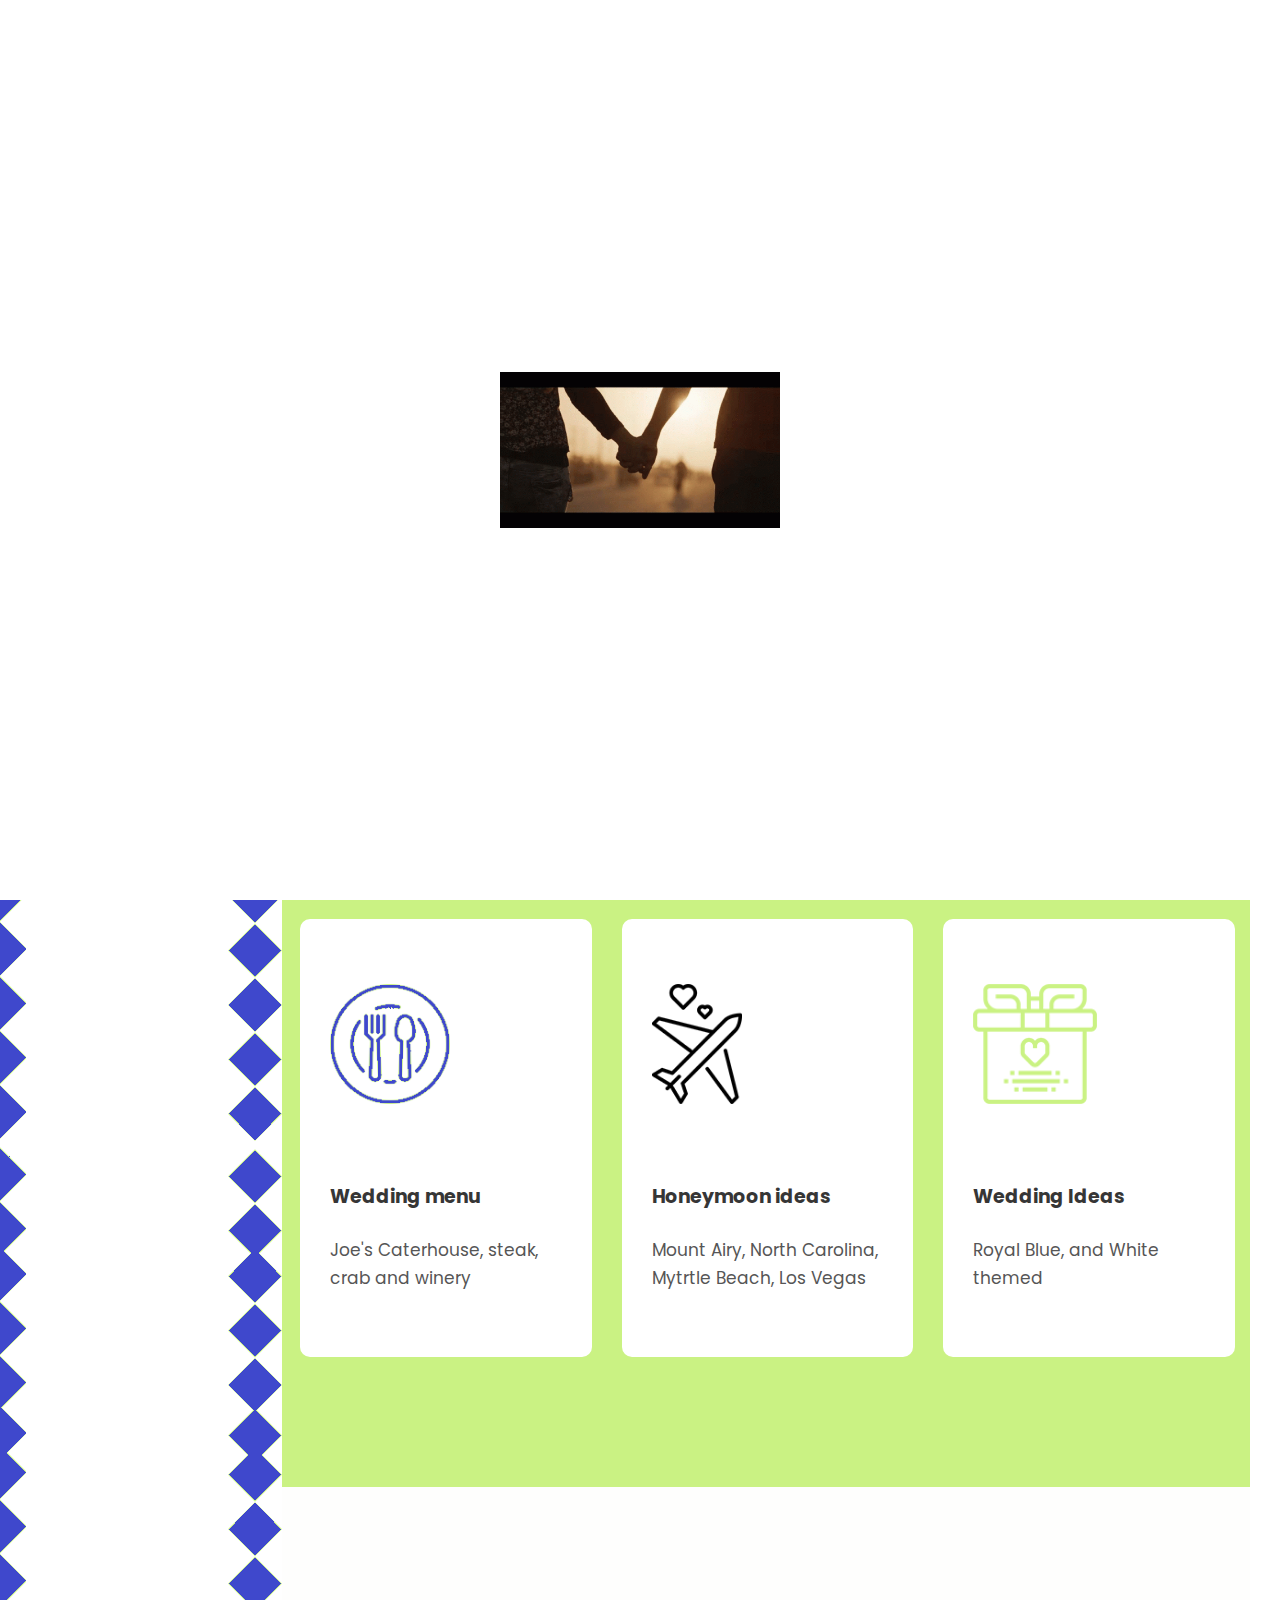
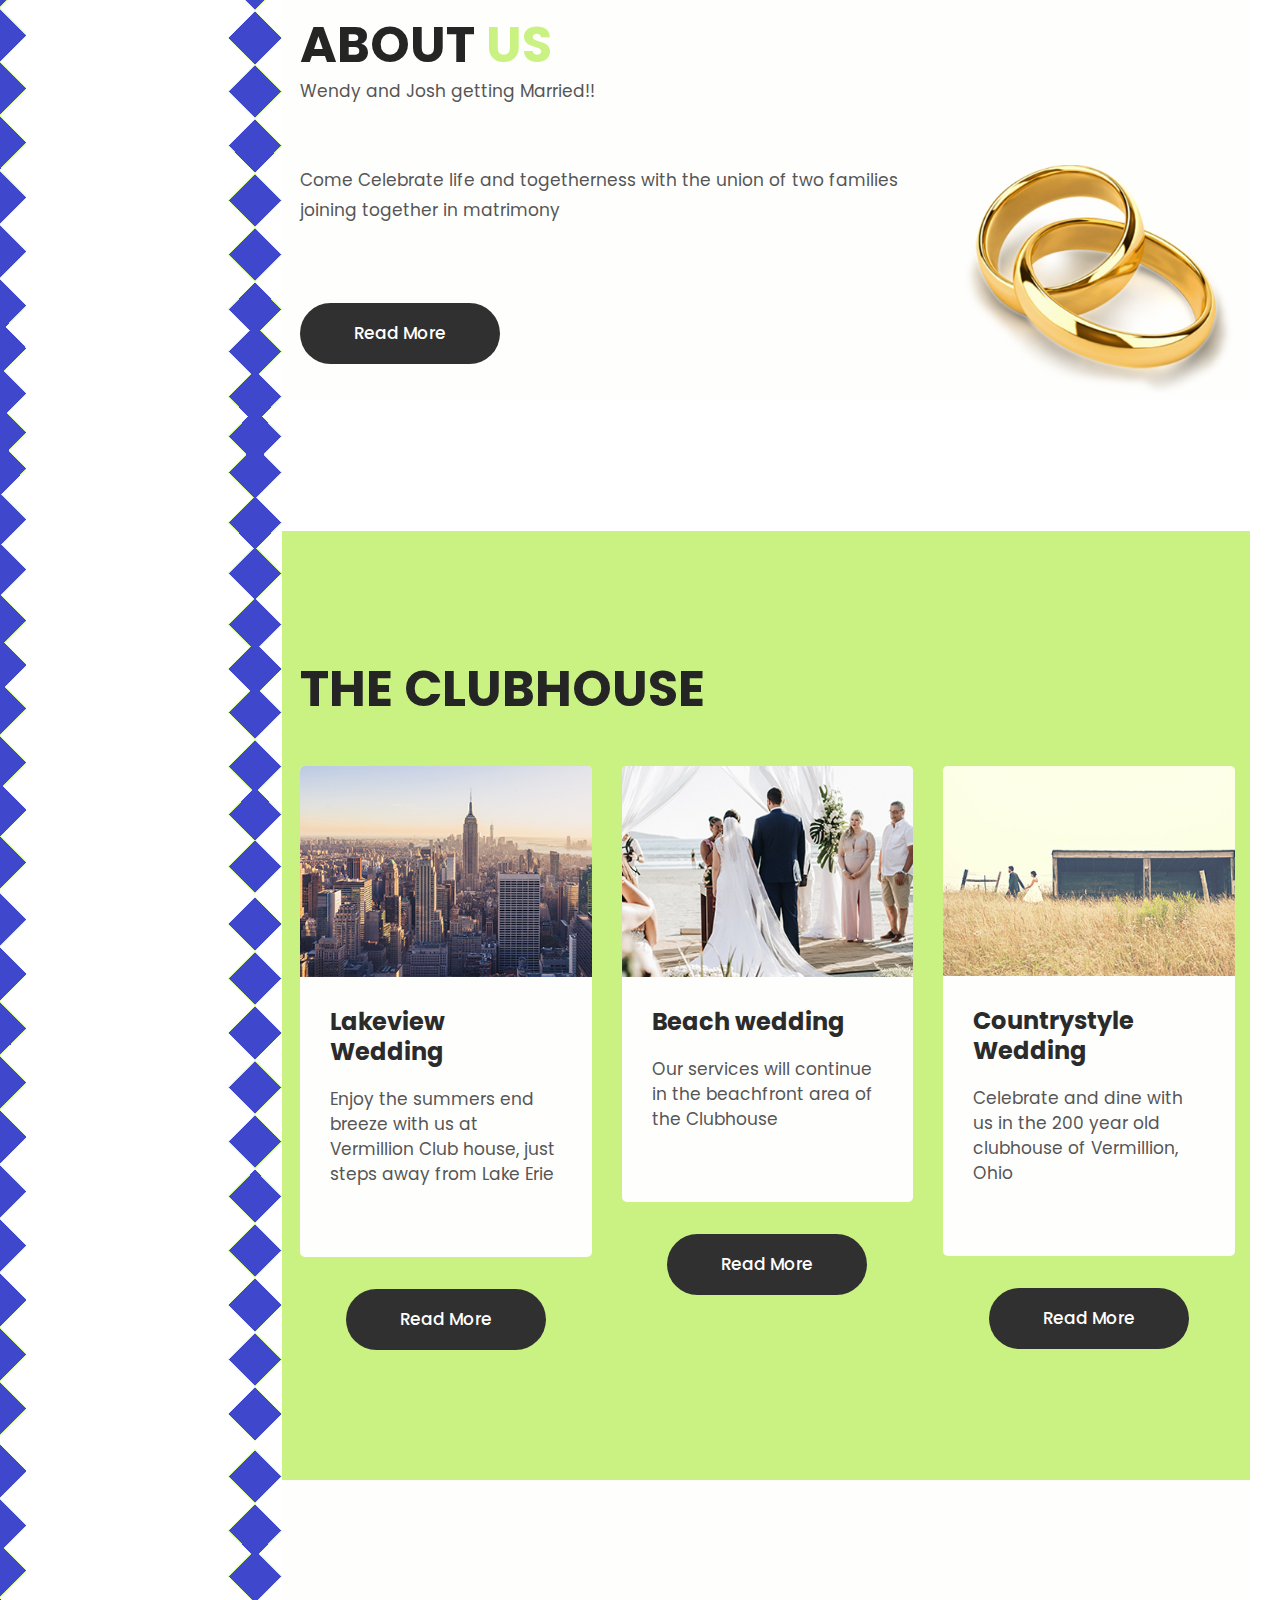
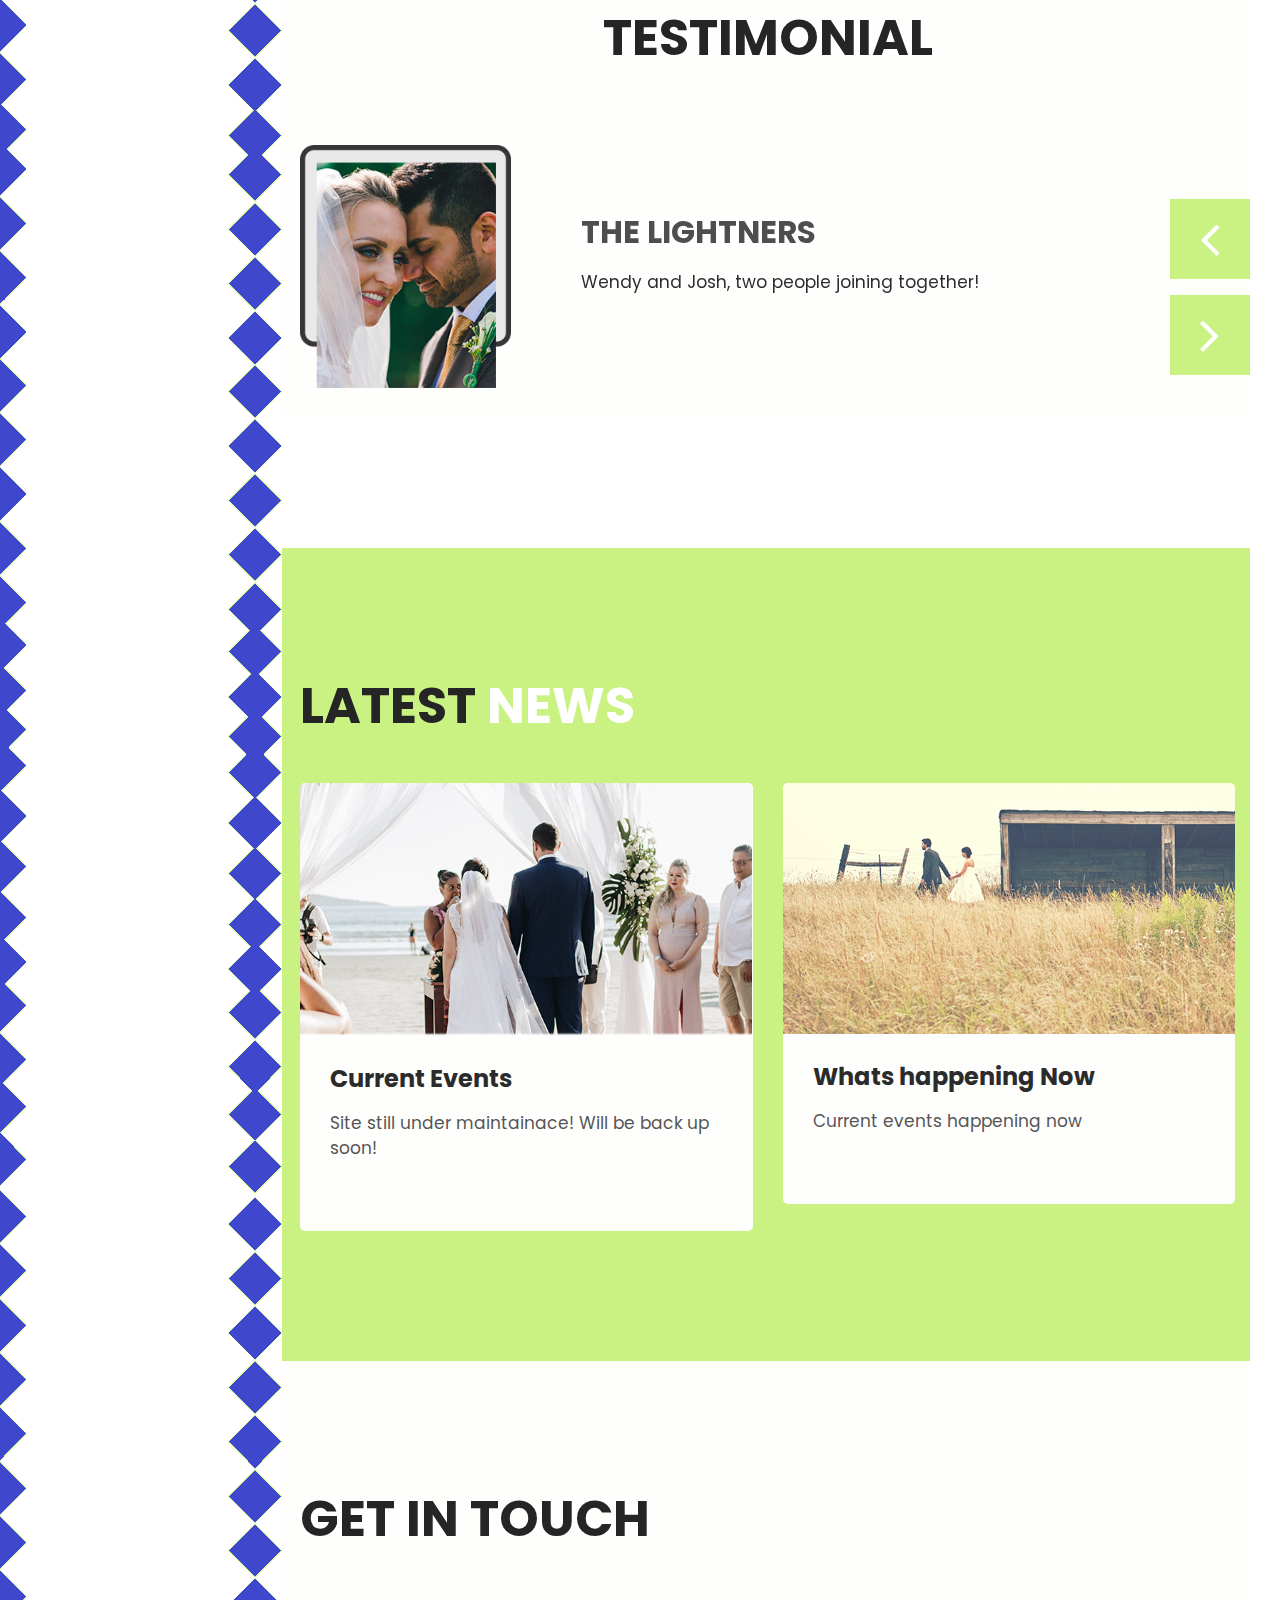
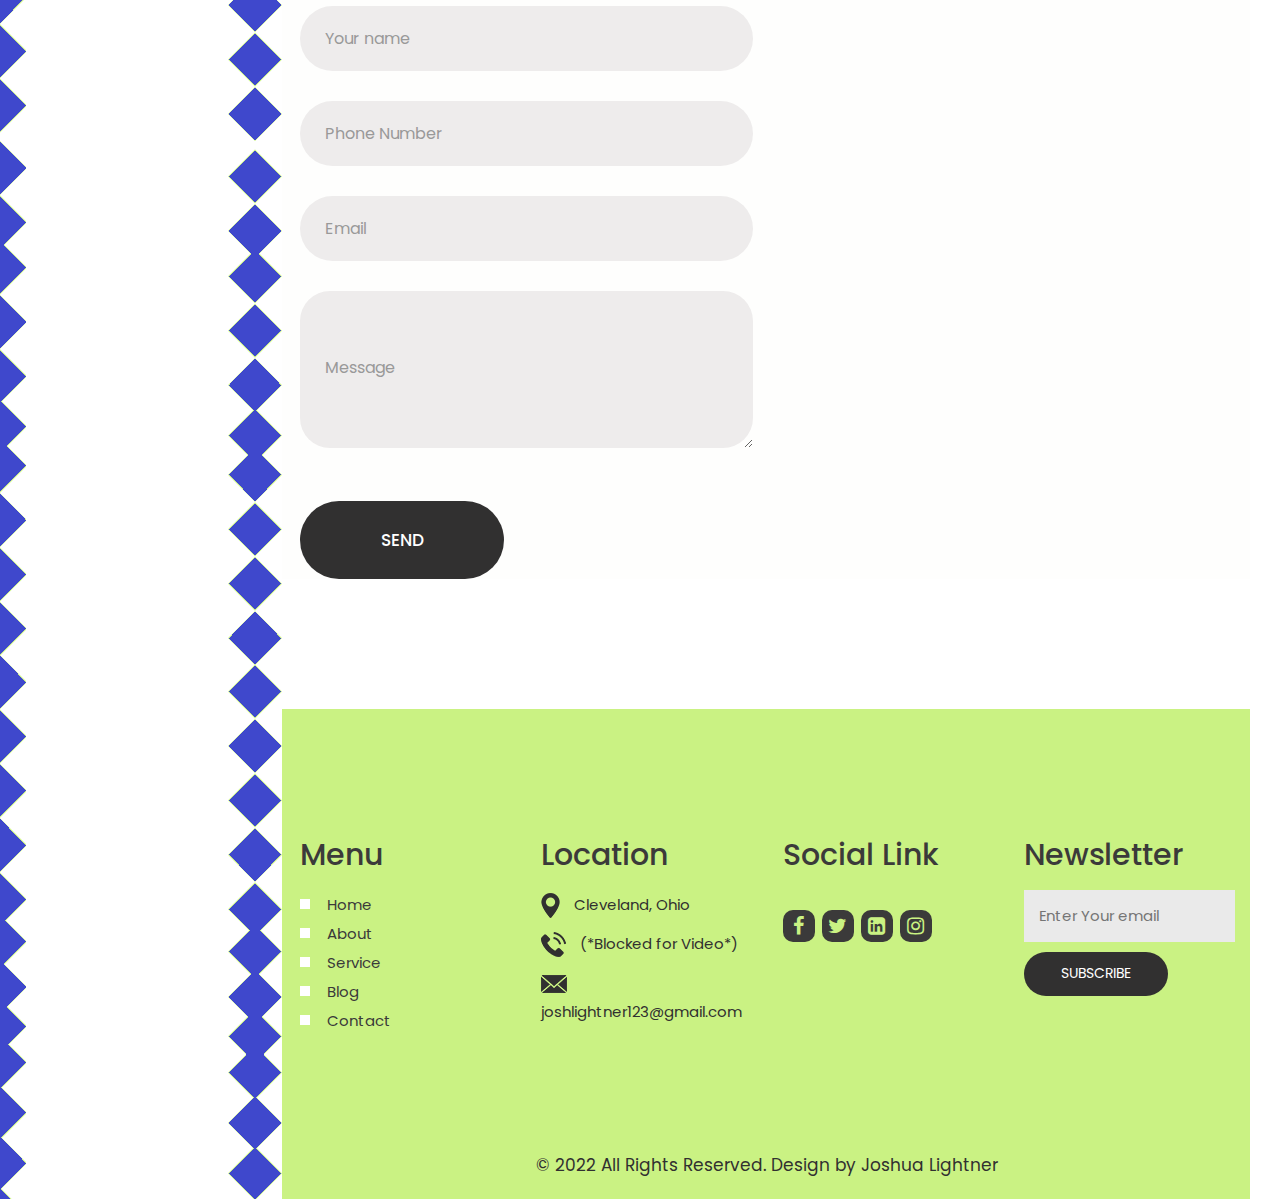
<file: Final Website/index.html>
<!DOCTYPE html>
<html lang="en">
   <head>
      <!-- basic -->
      <meta charset="utf-8">
      <meta http-equiv="X-UA-Compatible" content="IE=edge">
      <!-- mobile metas -->
      <meta name="viewport" content="width=device-width, initial-scale=1">
      <meta name="viewport" content="initial-scale=1, maximum-scale=1">
      <!-- site metas -->
      <title>Lightner</title>
      <meta name="keywords" content="">
      <meta name="description" content="">
      <meta name="author" content="">
      <!-- bootstrap css -->
      <link rel="stylesheet" href="css/bootstrap.min.css">
      <!-- style css -->
      <link rel="stylesheet" href="css/style.css">
      <!-- responsive-->
      <link rel="stylesheet" href="css/responsive.css">
      <!-- awesome fontfamily -->
      <link rel="stylesheet" href="https://cdnjs.cloudflare.com/ajax/libs/font-awesome/4.7.0/css/font-awesome.min.css">
      <!--[if lt IE 9]>
      <script src="https://oss.maxcdn.com/html5shiv/3.7.3/html5shiv.min.js"></script>
      <script src="https://oss.maxcdn.com/respond/1.4.2/respond.min.js"></script><![endif]-->
   </head>
   <!-- body -->
   <body class="main-layout">
      <!-- loader  -->
      <div class="loader_bg">
         <div class="loader"><img src="images/loading.gif" alt="" /></div>
      </div>
      <!-- end loader -->
      <div id="mySidepanel" class="sidepanel">
         <a href="javascript:void(0)" class="closebtn" onclick="closeNav()">×</a>
         <a class="active" href="index.html">Home</a>
         <a href="about.html">About</a>
         <a href="service.html">Service</a>
         <a href="blog.html">Blog</a>
        <a href="contact.html">Contact</a>
      </div>
      <div class="top_main">
      <div class="head_top">
      <!-- header -->
      <header>
         <!-- header inner -->
         <div class="header">
                     <div class="logo">
                        <a href="index.html">Lightner</a>
                     </div>
                  </div>
                
                     <ul class="email text_align_right">
                        <li> <button class="openbtn" onclick="openNav()"><img src="images/menu_btn.png"></button></li>
                        <li> <a href="javascript:void(0)"><i class="fa fa-search" aria-hidden="true"></i></a></li>
                        <li> <a href="javascript:void(0)"><i class="fa fa-user" aria-hidden="true"></i></a></li>
                     </ul>
      </header>
    </div>
      <!-- end header -->
      <!-- start slider section -->
      <div class="right_main">
        <div  class=" banner_main">
                  <div id="myCarousel" class="carousel slide" data-ride="carousel">
                     <ol class="carousel-indicators">
                        <li data-target="#myCarousel" data-slide-to="0" class="active"></li>
                        <li data-target="#myCarousel" data-slide-to="1"></li>
                        <li data-target="#myCarousel" data-slide-to="2"></li>
                     </ol>
                     <div class="carousel-inner">
                        <div class="carousel-item active">
                           <div class="container">
                              <div class="carousel-caption relative">
                                <div class="row">
                                   <div class="col-lg-5">
                                     <div class="bluid">
                                      <h1>Wedding <br><span>Invite
                                      </span></h1>
                                      <p></p>You have cordially been invited via QR code to celebrate life and union of Joshua and Wendy on September 23rd, 2023! We invite you to come join us in celebration of two families joining together through matrimony! Join us in the festivites, celebrate with friends and family! There will be games, music, fun laughter and most of all memories to share for a lifetime. 
                                      <a class="read_more" href="Javascript:void(0)">About </a>
                                      <a class="read_more" href="contact.html">Contact</a>
                                     </div>
                                   </div>
                                   <div class="col-lg-7">
                                      <div class="pan_img">
                                         <figure><img src="images/2cup.png" alt="#"/></figure>
                                      </div>
                                   </div>
                                </div>
                              </div>
                           </div>
                        </div>
                        <div class="carousel-item">
                           <div class="container">
                              <div class="carousel-caption relative">
                               <div class="row">
                                   <div class="col-lg-5">
                                     <div class="bluid">
                                      <h1>Wedding <br><span>House 
                                      </span></h1>
                                      <p>There are many variations of passages of Lorem Ipsum available, but the majority haveThere are many variations of passages of Lorem Ipsum availabl</p>
                                      <a class="read_more" href="Javascript:void(0)">About </a>
                                      <a class="read_more" href="contact.html">Contact</a>
                                     </div>
                                   </div>
                                   <div class="col-lg-7">
                                      <div class="pan_img">
                                         <figure><img src="images/2cup.png" alt="#"/></figure>
                                      </div>
                                   </div>
                                </div>
                              </div>
                           </div>
                        </div>
                        <div class="carousel-item">
                           <div class="container">
                              <div class="carousel-caption relative">
                                <div class="row">
                                   <div class="col-lg-5">
                                     <div class="bluid">
                                      <h1>Wedding <br><span>House 
                                      </span></h1>
                                      <p>There are many variations of passages of Lorem Ipsum available, but the majority haveThere are many variations of passages of Lorem Ipsum availabl</p>
                                      <a class="read_more" href="Javascript:void(0)">About </a>
                                      <a class="read_more" href="contact.html">Contact</a>
                                     </div>
                                   </div>
                                   <div class="col-lg-7">
                                      <div class="pan_img">
                                         <figure><img src="images/2cup.png" alt="#"/></figure>
                                      </div>
                                   </div>
                                </div>
                              </div>
                           </div>
                        </div>
                     </div>
                     <a class="carousel-control-prev" href="#myCarousel" role="button" data-slide="prev">
                     <i class="fa fa-angle-left" aria-hidden="true"></i>
                     <span class="sr-only">Previous</span>
                     </a>
                     <a class="carousel-control-next" href="#myCarousel" role="button" data-slide="next">
                     <i class="fa fa-angle-right" aria-hidden="true"></i>
                     <span class="sr-only">Next</span>
                     </a>
                  </div>
        </div>
      <!-- end slider section -->
       <!-- services -->
      <div class="services padd_rl30">
         <div class="container">
            <div class="row">
               <div class="col-md-12">
                  <div class="titlepage text_align_left">
                     <h2>Our <span> Venue</span></h2>
                     <p>Celebrate with us at the beautiful clubhouse of Vermillion City, Ohio! </p>
                  </div>
               </div>
            </div>
                  <div class="row">
                     <div class="col-lg-4">
                        <div class="services_text">
                            <i><img src="images/service1.png" alt="#"/></i>
                            <h3>Wedding menu</h3>
                            <p>Joe's Caterhouse, steak, crab and winery </p>
                            </div>
                     </div>
                     <div class="col-lg-4">
                        <div class="services_text">
                            <i><img src="images/service2.png" alt="#"/></i>
                            <h3>Honeymoon ideas</h3>
                            <p>Mount Airy, North Carolina, Mytrtle Beach, Los Vegas
                            </div>
                          
                     </div>
                     <div class="col-lg-4">
                        <div class="services_text">
                            <i><img src="images/service3.png" alt="#"/></i>
                            <h3>Wedding Ideas</h3>
                            <p>Royal Blue, and White themed</p>
                            </div>
                           
                     </div>
                  </div>
               </div>
            </div>
      <!-- end services -->
      <!-- about -->
      <div  class="about padd_rl30">
         <div class="container">
          <div class="row">
            <div class="col-md-12">
              <div class="titlepage text_align_left">
                <h2>About <span>Us</span></h2>
                <p>Wendy and Josh getting Married!! </p>
              </div>
            </div>
          </div>
          <div class="row">
               <div class="col-lg-8">
                  <div class="about_text text_align_left">
                        <p>Come Celebrate life and togetherness with the union of two families joining together in matrimony </p>
                       <a class="read_more" href="about.html">Read More</a>
                  </div>
               </div>
               <div class="col-lg-4">
                  <div class="about_img">
                     <figure><img class="img_responsive" src="images/about1.png" alt="#"/></figure>
                  </div>
               </div>
            </div>
         </div>
      </div>
      <!-- end about -->
      <!-- locations -->
      <div class="locations padd_rl30">
         <div class="container">
            <div class="row">
               <div class="col-md-12">
                  <div class="titlepage text_align_left">
                     <h2>The Clubhouse</h2>
                  </div>
               </div>
            </div>
            <div class="row">
               <div class="col-lg-4">
                  <div class="bearch text_align_left">
                    <figure><img src="images/loca.jpg" alt="#"/></figure>
                    <div class="city">
                    <h3>Lakeview Wedding</h3>
                    <p>Enjoy the summers end breeze with us at Vermillion Club house, just steps away from Lake Erie</p>
                    </div>
                  </div>
                  <a class="read_more" href="locations.html">Read More</a>
               </div>
               <div class="col-lg-4">
                  <div class="bearch text_align_left">
                    <figure><img src="images/loca1.jpg" alt="#"/></figure>
                    <div class="city">
                    <h3>Beach wedding</h3>
                    <p>Our services will continue in the beachfront area of the Clubhouse</p>
                    </div>
                  </div>
                  <a class="read_more" href="locations.html">Read More</a>
               </div>
               <div class="col-lg-4">
                  <div class="bearch text_align_left">
                    <figure><img src="images/loca2.jpg" alt="#"/></figure>
                    <div class="city">
                    <h3>Countrystyle Wedding</h3>
                    <p>Celebrate and dine with us in the 200 year old clubhouse of Vermillion, Ohio</p>
                    </div>
                  </div>
                  <a class="read_more" href="locations.html">Read More</a>
               </div>
            </div>
         </div>
      </div>
      <!-- end locations -->
       <!-- clients -->
      <div class="clients padd_rl30">
        <div class="container">
          <div class="row">
            <div class="col-sm-12">
              <div class="titlepage text_align_center">
                <h2>Testimonial</h2>
              </div>
            </div>
          </div>
         </div>
         <!-- start slider section -->
         <div id="testi" class="carousel slide clients_banner" data-ride="carousel">
            <ol class="carousel-indicators">
               <li data-target="#testi" data-slide-to="0" class="active"></li>
               <li data-target="#testi" data-slide-to="1"></li>
               <li data-target="#testi" data-slide-to="2"></li>
            </ol>
            <div class="carousel-inner">
               <div class="carousel-item active">
                  <div class="container">
                     <div class="carousel-caption testi">
                        <div class="row d_flex">
                           <div class="col-md-3">
                              <div class="pro_file">
                                 <i><img class="text_align_right" src="images/test2.png" alt="#"/></i>
                              </div>
                           </div>
                           <div class="col-md-9">
                              <div class="test_box text_align_left">
                                 <h4>The Lightners</h4>
                                 <p>Wendy and Josh, two people joining together! </p>
                              </div>
                           </div>
                        </div>
                     </div>
                  </div>
               </div>
               <div class="carousel-item">
                  <div class="container">
                     <div class="carousel-caption testi">
                        <div class="row d_flex">
                           <div class="col-md-3">
                              <div class="pro_file">
                                 <i><img class="text_align_right" src="images/test2.png" alt="#"/></i>
                              </div>
                           </div>
                           <div class="col-md-9">
                              <div class="test_box text_align_left">
                                 <h4>Lovers</h4>
                                 <p>Two people in love!</p>
                              </div>
                           </div>
                        </div>
                     </div>
                  </div>
               </div>
               <div class="carousel-item">
                  <div class="container">
                     <div class="carousel-caption testi">
                        <div class="row d_flex">
                           <div class="col-md-3">
                              <div class="pro_file">
                                 <i><img class="text_align_right" src="images/test2.png" alt="#"/></i>
                              </div>
                           </div>
                           <div class="col-md-9">
                              <div class="test_box text_align_left">
                                 <h4>The Lightners</h4>
                                 <p>If you see this, congradulations, you are the site winner. </p>
                              </div>
                           </div>
                        </div>
                     </div>
                  </div>
               </div>
            </div>
            <a class="carousel-control-prev" href="#testi" role="button" data-slide="prev">
            <i class="fa fa-angle-left" aria-hidden="true"></i>
            <span class="sr-only">Previous</span>
            </a>
            <a class="carousel-control-next" href="#testi" role="button" data-slide="next">
            <i class="fa fa-angle-right" aria-hidden="true"></i>
            <span class="sr-only">Next</span>
            </a>
         </div>
      </div>
      <!-- end clients -->
      <!-- news -->
      <div class="news padd_rl30">
         <div class="container">
            <div class="row">
               <div class="col-md-12">
                  <div class="titlepage text_align_left">
                     <h2>Latest <span>News</span></h2>
                  </div>
               </div>
            </div>
            <div class="row">
               <div class="col-lg-6">
                  <div class="latest text_align_left">
                    <figure><img src="images/news1.png" alt="#"/></figure>
                    <div class="dist">
                    <h3>Current Events</h3>
                    <p>Site still under maintainace! Will be back up soon! </p>
                    </div>
                  </div>
               
               </div>
               <div class="col-lg-6">
                  <div class="latest text_align_left">
                    <figure><img src="images/news2.png" alt="#"/></figure>
                    <div class="dist">
                    <h3>Whats happening Now</h3>
                    <p>Current events happening now</p>
                    </div>
                  </div>

               </div>
            </div>
         </div>
      </div>
      <!-- end news -->
      <!-- contact -->
      <div class="contact padd_rl30">
         <div class="container">
           <div class="row">
             <div class="col-md-12">
                  <div class="titlepage text_align_left">
                     <h2>Get In Touch</h2>
                  </div>
               </div>
           </div>
            <div class="row">
               <div class="col-lg-6">
                  <form id="request" class="main_form">
                     <div class="row">
                        <div class="col-md-12 ">
                           <input class="contactus" placeholder="Your name" type="type" name=" Name"> 
                        </div>
                        <div class="col-md-12">
                           <input class="contactus" placeholder="Phone Number" type="type" name="Phone Number">                       
                        </div>
                        <div class="col-md-12">
                           <input class="contactus" placeholder="Email" type="type" name="Email">                          
                        </div>
                        <div class="col-md-12">
                           <textarea class="textarea" placeholder="Message" type="type" Message="Name"></textarea>
                        </div>
                        <div class="col-md-12">
                           <button class="send_btn">Send</button>
                        </div>
                     </div>
                  </form>
               </div>
               <div class="col-lg-6">
                  <div class="map-responsive">
                    <iframe src="https://www.google.com/maps/embed?pb=!1m18!1m12!1m3!1d2991.4197075708967!2d-82.32522198463573!3d41.430113879260226!2m3!1f0!2f0!3f0!3m2!1i1024!2i768!4f13.1!3m3!1m2!1s0x883a717c43ece5c1%3A0x7784758fa9335599!2sVermilion-on-the-Lake%20Clubhouse!5e0!3m2!1sen!2sus!4v1670414807647!5m2!1sen!2sus" width="600" height="450" style="border:0;" allowfullscreen="" loading="lazy" referrerpolicy="no-referrer-when-downgrade"></iframe>
                  </div>
               </div>
            </div>
         </div>
      </div>
      <!-- contact -->
      <!-- footer -->
      <footer>
         <div class="footer padd_rl30">
            <div class="container">
               <div class="row">
                
                  <div class="col-lg-3 col-md-6 col-sm-6">
                     <div class="Informa helpful">
                        <h3>Menu</h3>
                        <ul>
                           <li><a href="index.html">Home</a></li>
                           <li><a href="about.html">About</a></li>
                           <li><a href="service.html">Service</a></li>
                           <li><a href="blog.html">Blog</a></li>
                           <li><a href="contact.html">Contact</a></li>
                        </ul>
                     </div>
                  </div>
                  <div class="col-lg-3 col-md-6 col-sm-6">
                     <div class="Informa conta">
                        <h3>Location</h3>
                        <ul>
                           <li> <img src="images/loc.png" alt="#"/> Cleveland, Ohio</li>
                           <li> <a href="Javascript:void(0)"><img src="images/call.png" alt="#"/> (*Blocked for Video*)</a></li>
                           <li> <a href="Javascript:void(0)"> <img src="images/mail.png" alt="#"/> joshlightner123@gmail.com</a></li>
                        </ul>
                     </div>
                  </div>
                 
                  <div class="col-lg-3 col-md-6 col-sm-6">
                     <div class="Informa conta">
                        <h3>Social Link</h3>
                       <ul class="social_icon text_align_center">
                        <li> <a href="Javascript:void(0)"><i class="fa fa-facebook-f"></i></a></li>
                        <li> <a href="Javascript:void(0)"><i class="fa fa-twitter"></i></a></li>
                        <li> <a href="Javascript:void(0)"><i class="fa fa-linkedin-square" aria-hidden="true"></i></a></li>
                        <li> <a href="Javascript:void(0)"><i class="fa fa-instagram" aria-hidden="true"></i></a></li>
                     </ul>
                     </div>
                    
                  </div>
                   <div class="col-lg-3 col-md-6 col-sm-6">
                      <div class="Informa helpful">
                        <h3>Newsletter</h3>
                         <form class="newslatter_form">
                        <input class="ente" placeholder="Enter Your email" type="text" name="Enter your email">
                        <button class="subs_btn">Subscribe</button>
                     </form>
                     </div>
                  </div>
               </div>
            </div>
            <div class="copyright text_align_center">
               <div class="container">
                  <div class="row">
                     <div class="col-md-10 offset-md-1">
                        <p>© 2022 All Rights Reserved. Design by Joshua Lightner</a></p>
                     </div>
                  </div>
               </div>
            </div>
         </div>
      </footer>
       </div>
     </div>
      <!-- end footer -->
      <!-- Javascript files-->
      <script src="js/jquery.min.js"></script>
      <script src="js/bootstrap.bundle.min.js"></script>
      <script src="js/jquery-3.0.0.min.js"></script>
      <script src="js/custom.js"></script>
   </body>
</html>
</file>
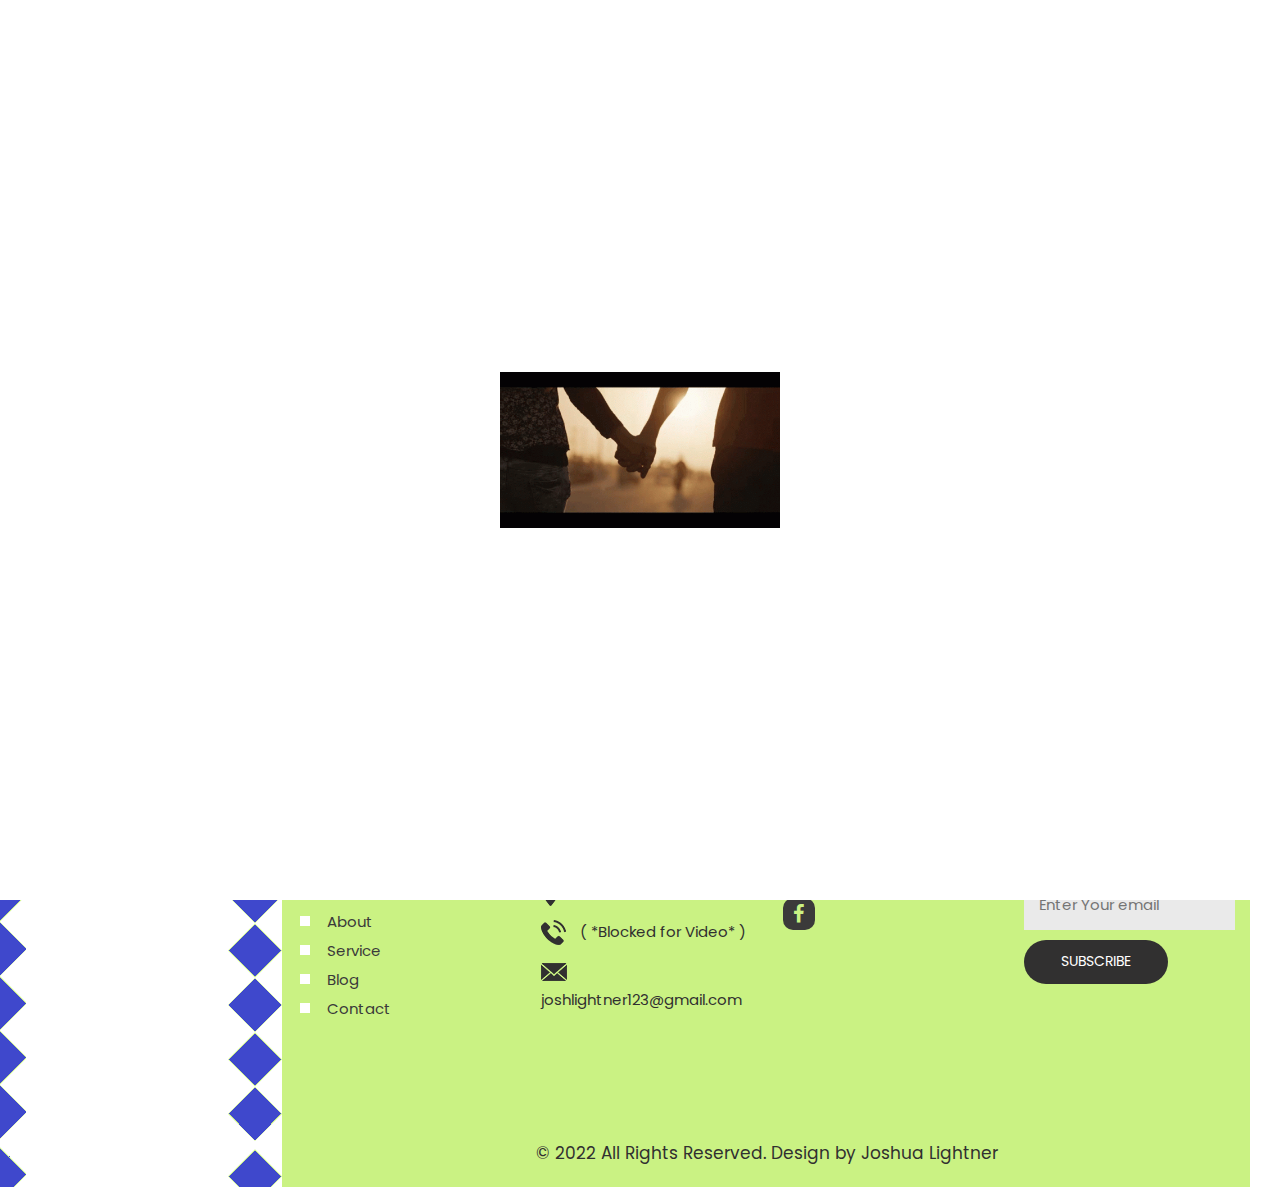
<file: Final Website/about.html>
<!DOCTYPE html>
<html lang="en">
   <head>
      <!-- basic -->
      <meta charset="utf-8">
      <meta http-equiv="X-UA-Compatible" content="IE=edge">
      <!-- mobile metas -->
      <meta name="viewport" content="width=device-width, initial-scale=1">
      <meta name="viewport" content="initial-scale=1, maximum-scale=1">
      <!-- site metas -->
      <title>Lightner</title>
      <meta name="keywords" content="">
      <meta name="description" content="">
      <meta name="author" content="">
      <!-- bootstrap css -->
      <link rel="stylesheet" href="css/bootstrap.min.css">
      <!-- style css -->
      <link rel="stylesheet" href="css/style.css">
      <!-- responsive-->
      <link rel="stylesheet" href="css/responsive.css">
      <!-- awesome fontfamily -->
      <link rel="stylesheet" href="https://cdnjs.cloudflare.com/ajax/libs/font-awesome/4.7.0/css/font-awesome.min.css">
      <!--[if lt IE 9]>
      <script src="https://oss.maxcdn.com/html5shiv/3.7.3/html5shiv.min.js"></script>
      <script src="https://oss.maxcdn.com/respond/1.4.2/respond.min.js"></script><![endif]-->
   </head>
   <!-- body -->
   <body class="main-layout inner_page">
      <!-- loader  -->
      <div class="loader_bg">
         <div class="loader"><img src="images/loading.gif" alt="" /></div>
      </div>
      <!-- end loader -->
      <div id="mySidepanel" class="sidepanel">
         <a href="javascript:void(0)" class="closebtn" onclick="closeNav()">×</a>
         <a href="index.html">Home</a>
         <a class="active" href="about.html">About</a>
         <a href="service.html">Service</a>
         <a href="blog.html">Blog</a>
        <a href="contact.html">Contact</a>
      </div>
      <div class="top_main">
      <div class="head_top">
      <!-- header -->
      <header>
         <!-- header inner -->
         <div class="header">
                     <div class="logo">
                        <a href="index.html">Lightners</a>
                     </div>
                  </div>
                
                     <ul class="email text_align_right">
                        <li> <button class="openbtn" onclick="openNav()"><img src="images/menu_btn.png"></button></li>
                        <li> <a href="javascript:void(0)"><i class="fa fa-search" aria-hidden="true"></i></a></li>
                        <li> <a href="javascript:void(0)"><i class="fa fa-user" aria-hidden="true"></i></a></li>
                     </ul>
      </header>
    </div>
      <!-- end header -->
      <!-- start slider section -->
      <div class="right_main">
       
      <!-- end slider section -->
      
      <!-- about -->
      <div  class="about padd_rl30">
         <div class="container">
          <div class="row">
            <div class="col-md-12">
              <div class="titlepage text_align_left">
                <h2>About <span>Us</span></h2>
                <p>The Newly Weds</p>
              </div>
            </div>
          </div>
          <div class="row">
               <div class="col-lg-8">
                  <div class="about_text text_align_left">
                        <p>Wendy and Josh have been together for going on over 4 years! The same loveable people you've known, grown up to get married on September 23, 2023!
                           There adventure begins with your witness, a lifelong journey that awaits them. Gather together on a lovely fall afternoon to celebrate life and togetherness
                           with two joined families. 
                        </p>
                       <a class="read_more" href="about.html">Read More</a>
                  </div>
               </div>
               <div class="col-lg-4">
                  <div class="about_img">
                     <figure><img class="img_responsive" src="images/about1.png" alt="#"/></figure>
                  </div>
               </div>
            </div>
         </div>
      </div>
      <!-- end about -->
     
      <!-- footer -->
      <footer>
         <div class="footer padd_rl30">
            <div class="container">
               <div class="row">
                
                  <div class="col-lg-3 col-md-6 col-sm-6">
                     <div class="Informa helpful">
                        <h3>Menu</h3>
                        <ul>
                           <li><a href="index.html">Home</a></li>
                           <li><a href="about.html">About</a></li>
                           <li><a href="service.html">Service</a></li>
                           <li><a href="blog.html">Blog</a></li>
                           <li><a href="contact.html">Contact</a></li>
                        </ul>
                     </div>
                  </div>
                  <div class="col-lg-3 col-md-6 col-sm-6">
                     <div class="Informa conta">
                        <h3>Location</h3>
                        <ul>
                           <li> <img src="images/loc.png" alt="#"/> Cleveland, Ohio</li>
                           <li> <a href="Javascript:void(0)"><img src="images/call.png" alt="#"/> ( *Blocked for Video* )</a></li>
                           <li> <a href="Javascript:void(0)"> <img src="images/mail.png" alt="#"/> joshlightner123@gmail.com</a></li>
                        </ul>
                     </div>
                  </div>
                 
                  <div class="col-lg-3 col-md-6 col-sm-6">
                     <div class="Informa conta">
                        <h3>Social Link</h3>
                       <ul class="social_icon text_align_center">
                        <li> <a href="Javascript:void(0)"><i class="fa fa-facebook-f"></i></a></li>
                     </ul>
                     </div>
                    
                  </div>
                   <div class="col-lg-3 col-md-6 col-sm-6">
                      <div class="Informa helpful">
                        <h3>Newsletter</h3>
                         <form class="newslatter_form">
                        <input class="ente" placeholder="Enter Your email" type="text" name="Enter your email">
                        <button class="subs_btn">Subscribe</button>
                     </form>
                     </div>
                  </div>
               </div>
            </div>
            <div class="copyright text_align_center">
               <div class="container">
                  <div class="row">
                     <div class="col-md-10 offset-md-1">
                        <p>© 2022 All Rights Reserved. Design by  Joshua Lightner</a></p>
                     </div>
                  </div>
               </div>
            </div>
         </div>
      </footer>
       </div>
     </div>
      <!-- end footer -->
      <!-- Javascript files-->
      <script src="js/jquery.min.js"></script>
      <script src="js/bootstrap.bundle.min.js"></script>
      <script src="js/jquery-3.0.0.min.js"></script>
      <script src="js/custom.js"></script>
   </body>
</html>
</file>
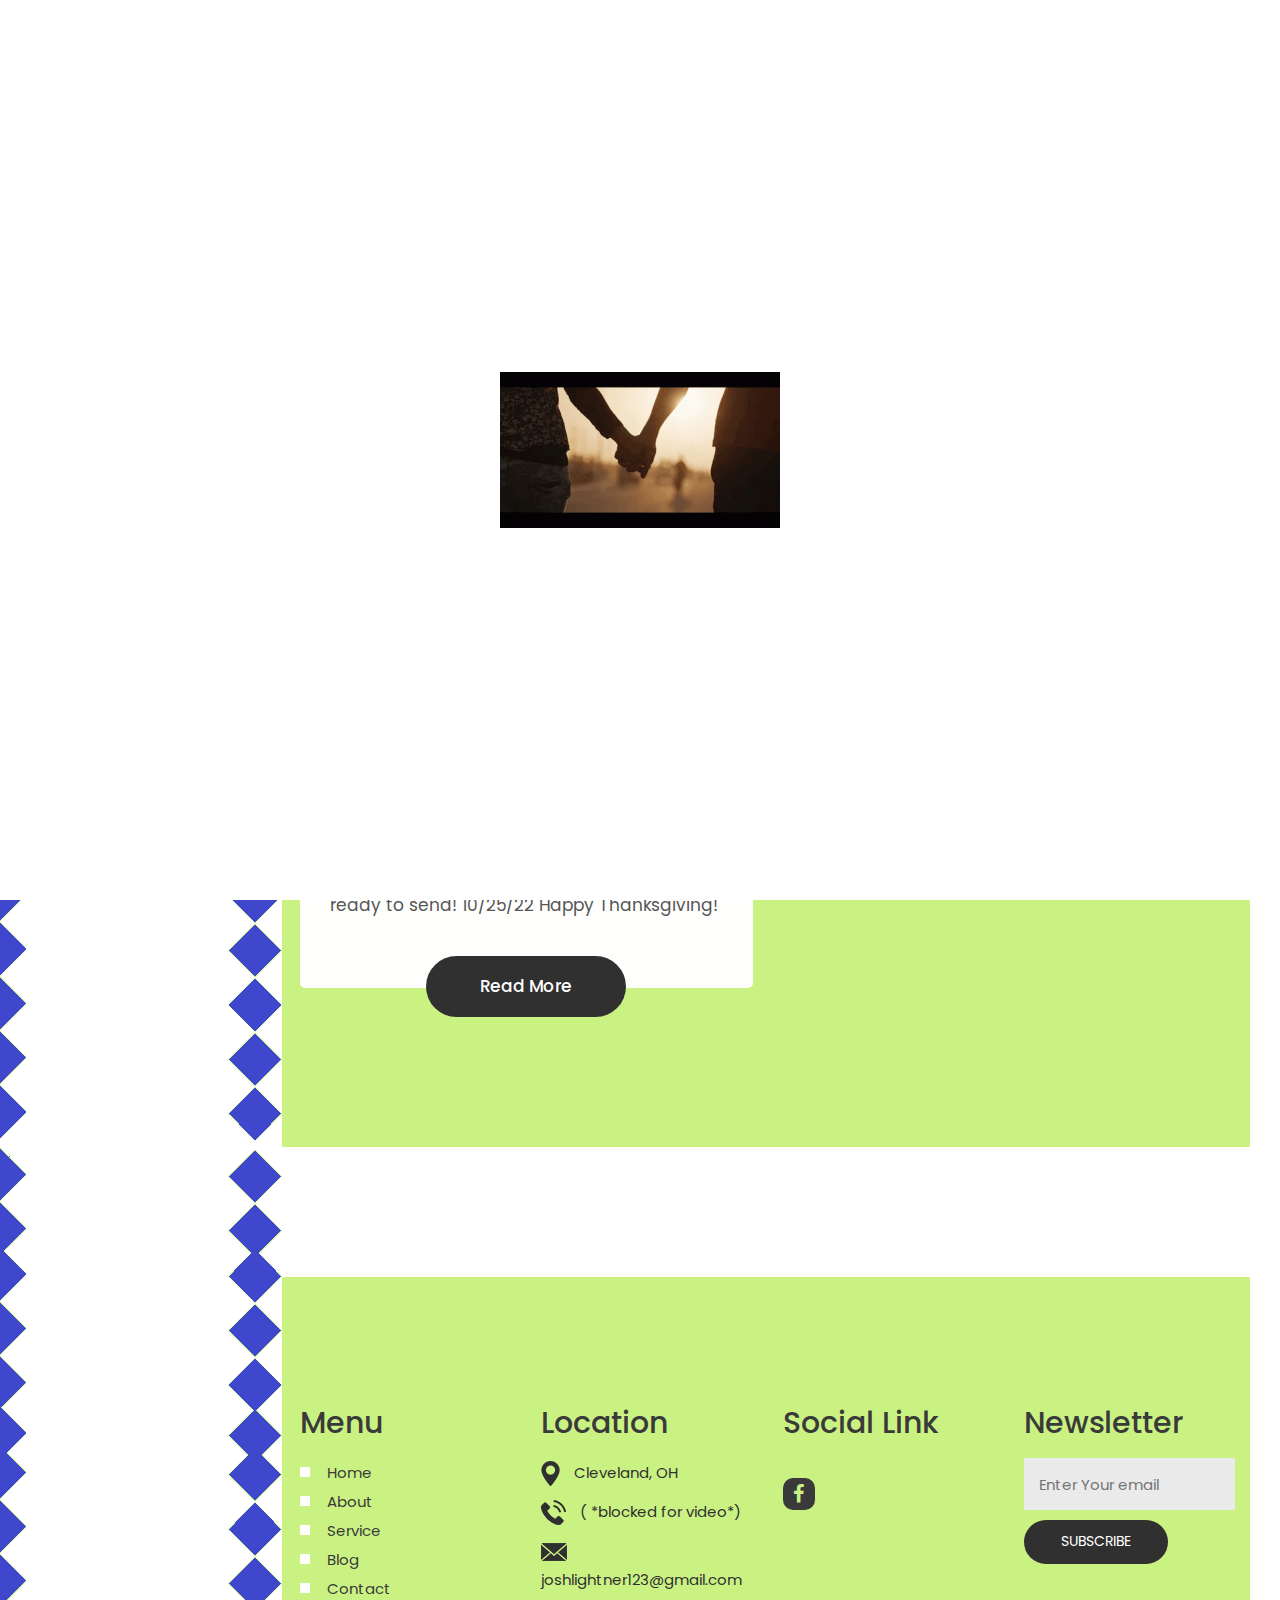
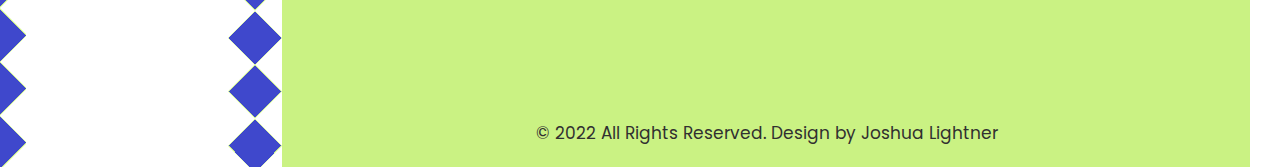
<file: Final Website/blog.html>
<!DOCTYPE html>
<html lang="en">
   <head>
      <!-- basic -->
      <meta charset="utf-8">
      <meta http-equiv="X-UA-Compatible" content="IE=edge">
      <!-- mobile metas -->
      <meta name="viewport" content="width=device-width, initial-scale=1">
      <meta name="viewport" content="initial-scale=1, maximum-scale=1">
      <!-- site metas -->
      <title>Lightner</title>
      <meta name="keywords" content="">
      <meta name="description" content="">
      <meta name="author" content="">
      <!-- bootstrap css -->
      <link rel="stylesheet" href="css/bootstrap.min.css">
      <!-- style css -->
      <link rel="stylesheet" href="css/style.css">
      <!-- responsive-->
      <link rel="stylesheet" href="css/responsive.css">
      <!-- awesome fontfamily -->
      <link rel="stylesheet" href="https://cdnjs.cloudflare.com/ajax/libs/font-awesome/4.7.0/css/font-awesome.min.css">
      <!--[if lt IE 9]>
      <script src="https://oss.maxcdn.com/html5shiv/3.7.3/html5shiv.min.js"></script>
      <script src="https://oss.maxcdn.com/respond/1.4.2/respond.min.js"></script><![endif]-->
   </head>
   <!-- body -->
   <body class="main-layout inner_page">
      <!-- loader  -->
      <div class="loader_bg">
         <div class="loader"><img src="images/loading.gif" alt="" /></div>
      </div>
      <!-- end loader -->
      <div id="mySidepanel" class="sidepanel">
         <a href="javascript:void(0)" class="closebtn" onclick="closeNav()">×</a>
         <a href="index.html">Home</a>
         <a href="about.html">About</a>
         <a href="service.html">Service</a>
         <a class="active" href="blog.html">Blog</a>
        <a href="contact.html">Contact</a>
      </div>
      <div class="top_main">
      <div class="head_top">
      <!-- header -->
      <header>
         <!-- header inner -->
         <div class="header">
                     <div class="logo">
                        <a href="index.html">Lightner</a>
                     </div>
                  </div>
                
                     <ul class="email text_align_right">
                        <li> <button class="openbtn" onclick="openNav()"><img src="images/menu_btn.png"></button></li>
                        <li> <a href="javascript:void(0)"><i class="fa fa-search" aria-hidden="true"></i></a></li>
                        <li> <a href="javascript:void(0)"><i class="fa fa-user" aria-hidden="true"></i></a></li>
                     </ul>
      </header>
    </div>
      <!-- end header -->
      <!-- start slider section -->
      <div class="right_main">
       
      <!-- end slider section -->
      <!-- news -->
      <div class="news padd_rl30">
         <div class="container">
            <div class="row">
               <div class="col-md-12">
                  <div class="titlepage text_align_left">
                     <h2>Our <span>Blog</span></h2>
                  </div>
               </div>
            </div>
            <div class="row">
               <div class="col-lg-6">
                  <div class="latest text_align_left">
                    <figure><img src="images/news1.png" alt="#"/></figure>
                    <div class="dist">
                    <h3>November 2022</h3>
                    <p>The site began on November 2022 as a project for IDM111 Class at EGCC. Learning code has been fun an challenging.
                     10/15/22 Today I have a lot of the site put together now, adding images and looking for additional coding on Github for the search engine.
                     10/17/22 Tdoay I wanted to announce that we have our save the dates ready to send! 
                     10/25/22 Happy Thanksgiving!
                    </p>
                    </div>
                  </div>
                  <a class="read_more" href="news.html">Read More</a>
               </div>
               <div class="col-lg-6">
                  <div class="latest text_align_left">
                    <figure><img src="images/news2.png" alt="#"/></figure>
                    <div class="dist">
                    <h3>December 2022</h3>
                    <p>12/4/22 Almost ready to add the website for domain, and webserver.
                     12/7/22 showcasing the website at EGCC!  </p>
                    </div>
                  </div>
                  <a class="read_more" href="news.html">Read More</a>
               </div>
            </div>
         </div>
      </div>
      <!-- end news -->
     
      <!-- footer -->
      <footer>
         <div class="footer padd_rl30">
            <div class="container">
               <div class="row">
                
                  <div class="col-lg-3 col-md-6 col-sm-6">
                     <div class="Informa helpful">
                        <h3>Menu</h3>
                        <ul>
                           <li><a href="index.html">Home</a></li>
                           <li><a href="about.html">About</a></li>
                           <li><a href="service.html">Service</a></li>
                           <li><a href="blog.html">Blog</a></li>
                           <li><a href="contact.html">Contact</a></li>
                        </ul>
                     </div>
                  </div>
                  <div class="col-lg-3 col-md-6 col-sm-6">
                     <div class="Informa conta">
                        <h3>Location</h3>
                        <ul>
                           <li> <img src="images/loc.png" alt="#"/> Cleveland, OH</li>
                           <li> <a href="Javascript:void(0)"><img src="images/call.png" alt="#"/> ( *blocked for video*)</a></li>
                           <li> <a href="Javascript:void(0)"> <img src="images/mail.png" alt="#"/> joshlightner123@gmail.com</a></li>
                        </ul>
                     </div>
                  </div>
                 
                  <div class="col-lg-3 col-md-6 col-sm-6">
                     <div class="Informa conta">
                        <h3>Social Link</h3>
                       <ul class="social_icon text_align_center">
                        <li> <a href="Javascript:void(0)"><i class="fa fa-facebook-f"></i></a></li>

                     </ul>
                     </div>
                    
                  </div>
                   <div class="col-lg-3 col-md-6 col-sm-6">
                      <div class="Informa helpful">
                        <h3>Newsletter</h3>
                         <form class="newslatter_form">
                        <input class="ente" placeholder="Enter Your email" type="text" name="Enter your email">
                        <button class="subs_btn">Subscribe</button>
                     </form>
                     </div>
                  </div>
               </div>
            </div>
            <div class="copyright text_align_center">
               <div class="container">
                  <div class="row">
                     <div class="col-md-10 offset-md-1">
                        <p>© 2022 All Rights Reserved. Design by Joshua Lightner</a></p>
                     </div>
                  </div>
               </div>
            </div>
         </div>
      </footer>
       </div>
     </div>
      <!-- end footer -->
      <!-- Javascript files-->
      <script src="js/jquery.min.js"></script>
      <script src="js/bootstrap.bundle.min.js"></script>
      <script src="js/jquery-3.0.0.min.js"></script>
      <script src="js/custom.js"></script>
   </body>
</html>
</file>
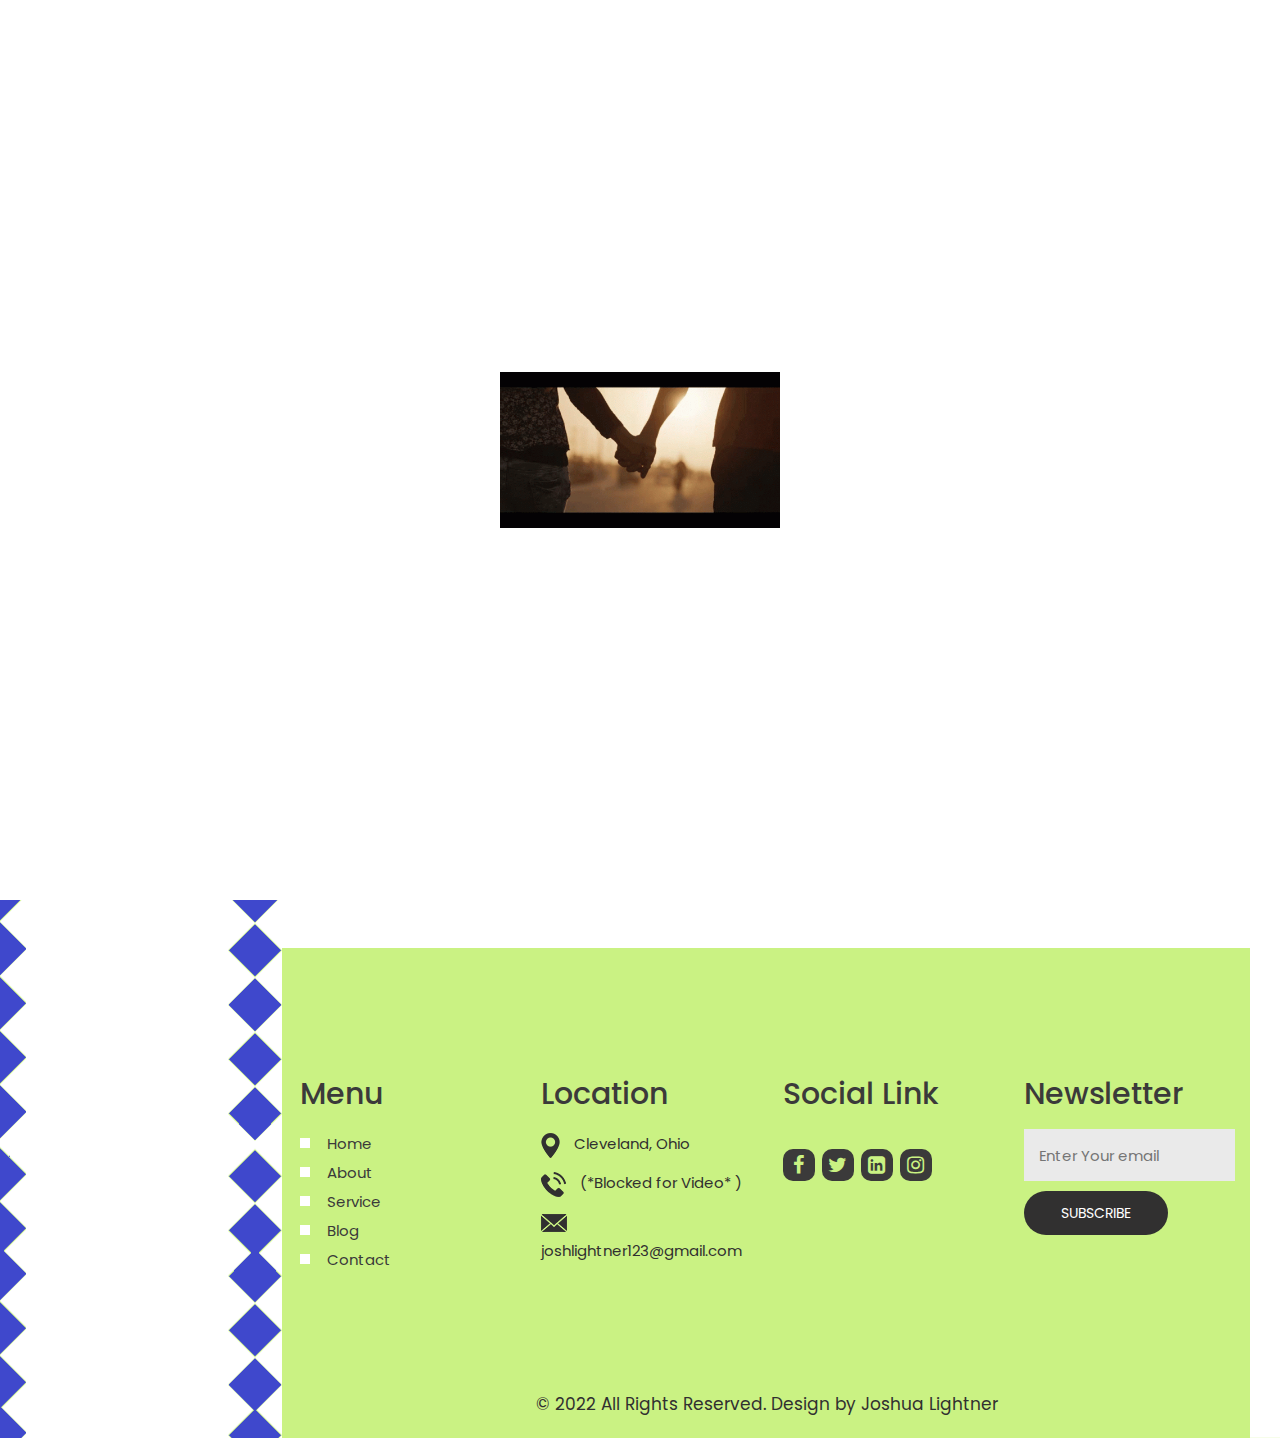
<file: Final Website/contact.html>
<!DOCTYPE html>
<html lang="en">
   <head>
      <!-- basic -->
      <meta charset="utf-8">
      <meta http-equiv="X-UA-Compatible" content="IE=edge">
      <!-- mobile metas -->
      <meta name="viewport" content="width=device-width, initial-scale=1">
      <meta name="viewport" content="initial-scale=1, maximum-scale=1">
      <!-- site metas -->
      <title>Lightners</title>
      <meta name="keywords" content="">
      <meta name="description" content="">
      <meta name="author" content="">
      <!-- bootstrap css -->
      <link rel="stylesheet" href="css/bootstrap.min.css">
      <!-- style css -->
      <link rel="stylesheet" href="css/style.css">
      <!-- responsive-->
      <link rel="stylesheet" href="css/responsive.css">
      <!-- awesome fontfamily -->
      <link rel="stylesheet" href="https://cdnjs.cloudflare.com/ajax/libs/font-awesome/4.7.0/css/font-awesome.min.css">
      <!--[if lt IE 9]>
      <script src="https://oss.maxcdn.com/html5shiv/3.7.3/html5shiv.min.js"></script>
      <script src="https://oss.maxcdn.com/respond/1.4.2/respond.min.js"></script><![endif]-->
   </head>
   <!-- body -->
   <body class="main-layout inner_page">
      <!-- loader  -->
      <div class="loader_bg">
         <div class="loader"><img src="images/loading.gif" alt="" /></div>
      </div>
      <!-- end loader -->
      <div id="mySidepanel" class="sidepanel">
         <a href="javascript:void(0)" class="closebtn" onclick="closeNav()">×</a>
         <a href="index.html">Home</a>
         <a href="about.html">About</a>
         <a href="service.html">Service</a>
         <a href="blog.html">Blog</a>
        <a class="active" href="contact.html">Contact</a>
      </div>
      <div class="top_main">
      <div class="head_top">
      <!-- header -->
      <header>
         <!-- header inner -->
         <div class="header">
                     <div class="logo">
                        <a href="index.html">Lightners</a>
                     </div>
                  </div>
                
                     <ul class="email text_align_right">
                        <li> <button class="openbtn" onclick="openNav()"><img src="images/menu_btn.png"></button></li>
                        <li> <a href="javascript:void(0)"><i class="fa fa-search" aria-hidden="true"></i></a></li>
                        <li> <a href="javascript:void(0)"><i class="fa fa-user" aria-hidden="true"></i></a></li>
                     </ul>
      </header>
    </div>
      <!-- end header -->
      <!-- start slider section -->
      <div class="right_main">
       
      <!-- end slider section -->
      
      <!-- contact -->
      <div class="contact padd_rl30">
         <div class="container">
           <div class="row">
             <div class="col-md-12">
                  <div class="titlepage text_align_left">
                     <h2>Get In Touch</h2>
                  </div>
               </div>
           </div>
            <div class="row">
               <div class="col-lg-6">
                  <form id="request" class="main_form">
                     <div class="row">
                        <div class="col-md-12 ">
                           <input class="contactus" placeholder="Your name" type="type" name=" Name"> 
                        </div>
                        <div class="col-md-12">
                           <input class="contactus" placeholder="Phone Number" type="type" name="Phone Number">                       
                        </div>
                        <div class="col-md-12">
                           <input class="contactus" placeholder="Email" type="type" name="Email">                          
                        </div>
                        <div class="col-md-12">
                           <textarea class="textarea" placeholder="Message" type="type" Message="Name"></textarea>
                        </div>
                        <div class="col-md-12">
                           <button class="send_btn">Send</button>
                        </div>
                     </div>
                  </form>
               </div>
               <div class="col-lg-6">
                  <div class="map-responsive">
                    <iframe src="https://www.google.com/maps/embed?pb=!1m14!1m12!1m3!1d2991.4197075708967!2d-82.32522198463573!3d41.430113879260226!2m3!1f0!2f0!3f0!3m2!1i1024!2i768!4f13.1!5e0!3m2!1sen!2sus!4v1670346144681!5m2!1sen!2sus" width="600" height="450" style="border:0;" allowfullscreen="" loading="lazy" referrerpolicy="no-referrer-when-downgrade"></iframe>
                  </div>
               </div>
            </div>
         </div>
      </div>
      <!-- contact -->
      <!-- footer -->
      <footer>
         <div class="footer padd_rl30">
            <div class="container">
               <div class="row">
                
                  <div class="col-lg-3 col-md-6 col-sm-6">
                     <div class="Informa helpful">
                        <h3>Menu</h3>
                        <ul>
                           <li><a href="index.html">Home</a></li>
                           <li><a href="about.html">About</a></li>
                           <li><a href="service.html">Service</a></li>
                           <li><a href="blog.html">Blog</a></li>
                           <li><a href="contact.html">Contact</a></li>
                        </ul>
                     </div>
                  </div>
                  <div class="col-lg-3 col-md-6 col-sm-6">
                     <div class="Informa conta">
                        <h3>Location</h3>
                        <ul>
                           <li> <img src="images/loc.png" alt="#"/> Cleveland, Ohio</li>
                           <li> <a href="Javascript:void(0)"><img src="images/call.png" alt="#"/> (*Blocked for Video* )</a></li>
                           <li> <a href="Javascript:void(0)"> <img src="images/mail.png" alt="#"/> joshlightner123@gmail.com</a></li>
                        </ul>
                     </div>
                  </div>
                 
                  <div class="col-lg-3 col-md-6 col-sm-6">
                     <div class="Informa conta">
                        <h3>Social Link</h3>
                       <ul class="social_icon text_align_center">
                        <li> <a href="Javascript:void(0)"><i class="fa fa-facebook-f"></i></a></li>
                        <li> <a href="Javascript:void(0)"><i class="fa fa-twitter"></i></a></li>
                        <li> <a href="Javascript:void(0)"><i class="fa fa-linkedin-square" aria-hidden="true"></i></a></li>
                        <li> <a href="Javascript:void(0)"><i class="fa fa-instagram" aria-hidden="true"></i></a></li>
                     </ul>
                     </div>
                    
                  </div>
                   <div class="col-lg-3 col-md-6 col-sm-6">
                      <div class="Informa helpful">
                        <h3>Newsletter</h3>
                         <form class="newslatter_form">
                        <input class="ente" placeholder="Enter Your email" type="text" name="Enter your email">
                        <button class="subs_btn">Subscribe</button>
                     </form>
                     </div>
                  </div>
               </div>
            </div>
            <div class="copyright text_align_center">
               <div class="container">
                  <div class="row">
                     <div class="col-md-10 offset-md-1">
                        <p>© 2022 All Rights Reserved. Design by Joshua Lightner</a></p>
                     </div>
                  </div>
               </div>
            </div>
         </div>
      </footer>
       </div>
     </div>
      <!-- end footer -->
      <!-- Javascript files-->
      <script src="js/jquery.min.js"></script>
      <script src="js/bootstrap.bundle.min.js"></script>
      <script src="js/jquery-3.0.0.min.js"></script>
      <script src="js/custom.js"></script>
   </body>
</html>
</file>
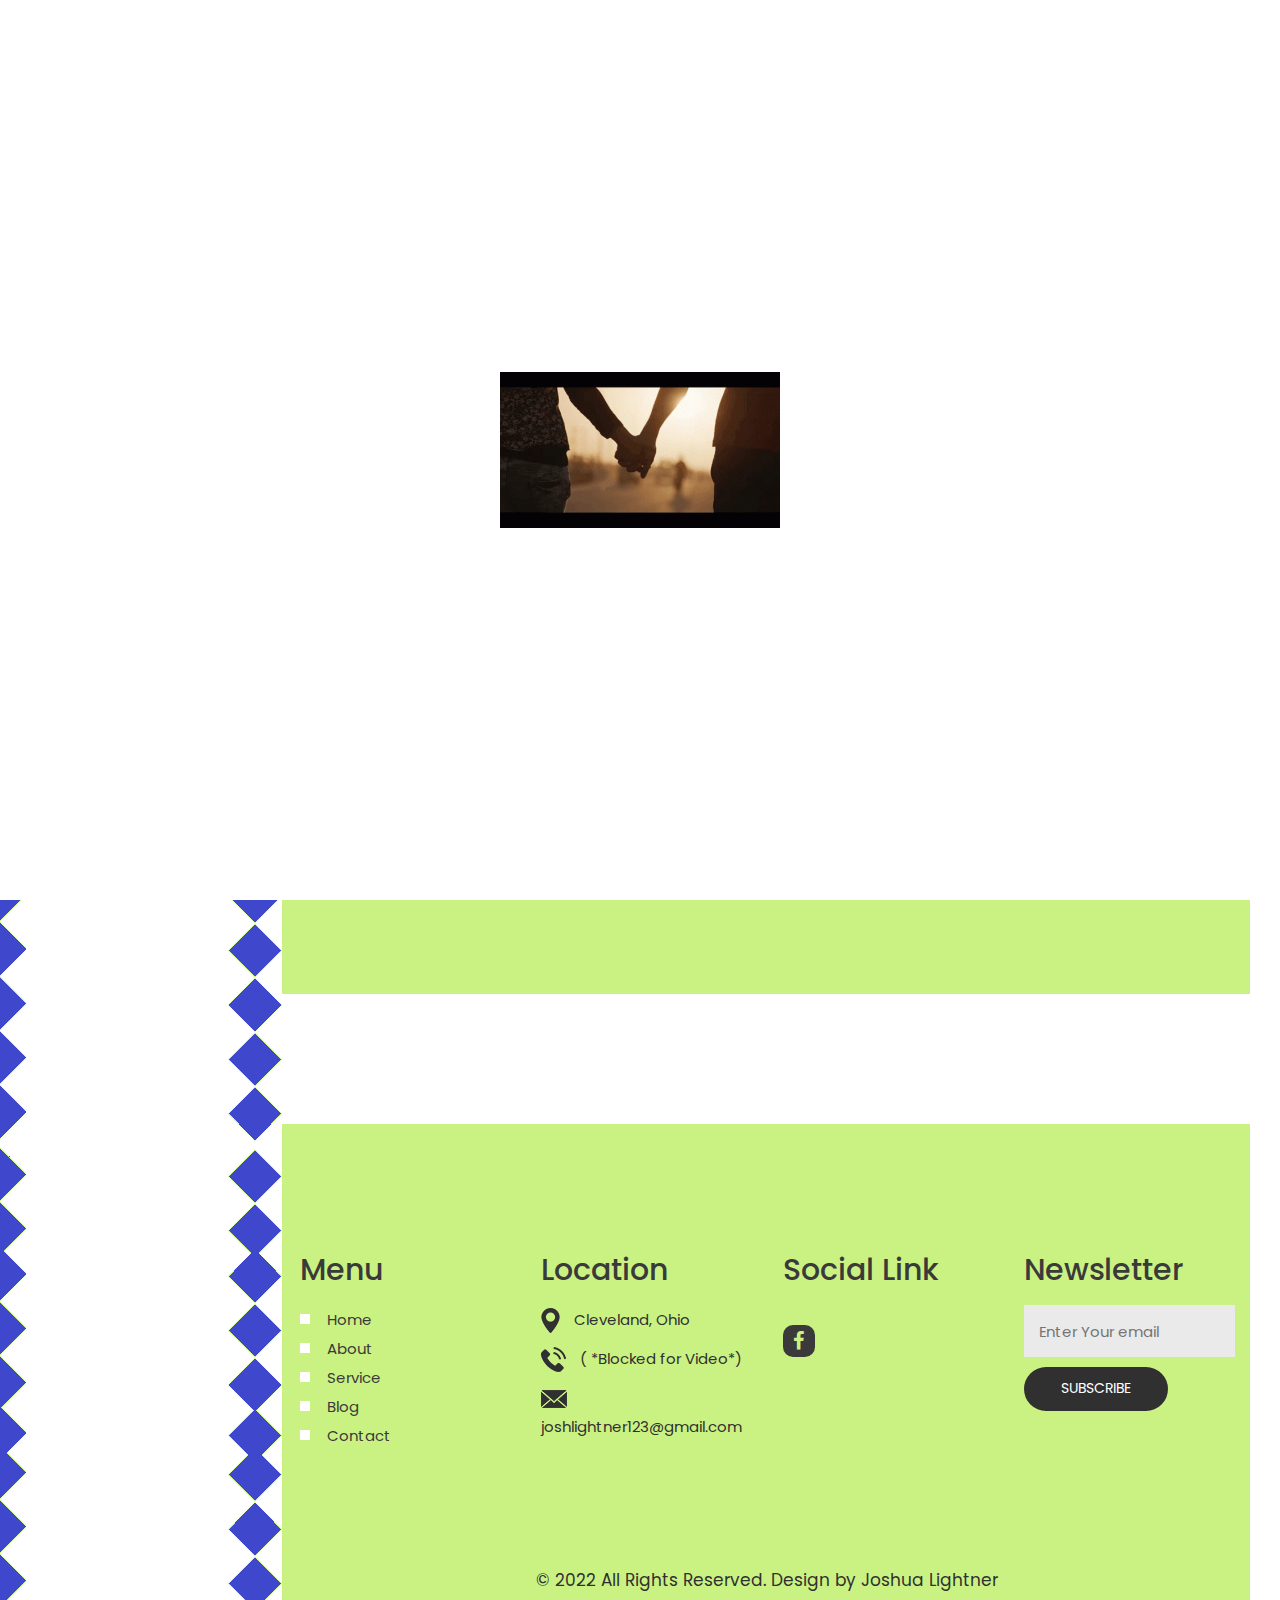
<file: Final Website/service.html>
<!DOCTYPE html>
<html lang="en">
   <head>
      <!-- basic -->
      <meta charset="utf-8">
      <meta http-equiv="X-UA-Compatible" content="IE=edge">
      <!-- mobile metas -->
      <meta name="viewport" content="width=device-width, initial-scale=1">
      <meta name="viewport" content="initial-scale=1, maximum-scale=1">
      <!-- site metas -->
      <title>Jteve</title>
      <meta name="keywords" content="">
      <meta name="description" content="">
      <meta name="author" content="">
      <!-- bootstrap css -->
      <link rel="stylesheet" href="css/bootstrap.min.css">
      <!-- style css -->
      <link rel="stylesheet" href="css/style.css">
      <!-- responsive-->
      <link rel="stylesheet" href="css/responsive.css">
      <!-- awesome fontfamily -->
      <link rel="stylesheet" href="https://cdnjs.cloudflare.com/ajax/libs/font-awesome/4.7.0/css/font-awesome.min.css">
      <!--[if lt IE 9]>
      <script src="https://oss.maxcdn.com/html5shiv/3.7.3/html5shiv.min.js"></script>
      <script src="https://oss.maxcdn.com/respond/1.4.2/respond.min.js"></script><![endif]-->
   </head>
   <!-- body -->
   <body class="main-layout inner_page">
      <!-- loader  -->
      <div class="loader_bg">
         <div class="loader"><img src="images/loading.gif" alt="" /></div>
      </div>
      <!-- end loader -->
      <div id="mySidepanel" class="sidepanel">
         <a href="javascript:void(0)" class="closebtn" onclick="closeNav()">×</a>
         <a href="index.html">Home</a>
         <a href="about.html">About</a>
         <a class="active" href="service.html">Service</a>
         <a href="blog.html">Blog</a>
        <a href="contact.html">Contact</a>
      </div>
      <div class="top_main">
      <div class="head_top">
      <!-- header -->
      <header>
         <!-- header inner -->
         <div class="header">
                     <div class="logo">The
                        <a href="index.html">Lightners</a>
                     </div>
                  </div>
                
                     <ul class="email text_align_right">
                        <li> <button class="openbtn" onclick="openNav()"><img src="images/menu_btn.png"></button></li>
                        <li> <a href="javascript:void(0)"><i class="fa fa-search" aria-hidden="true"></i></a></li>
                        <li> <a href="javascript:void(0)"><i class="fa fa-user" aria-hidden="true"></i></a></li>
                     </ul>
      </header>
    </div>
      <!-- end header -->
      <!-- start slider section -->
      <div class="right_main">
      
      <!-- end slider section -->
       <!-- services -->
      <div class="services padd_rl30">
         <div class="container">
            <div class="row">
               <div class="col-md-12">
                  <div class="titlepage text_align_left">
                     <h2>Our <span> services</span></h2>
                     <p>Our service will be held in the beautiful Vermillion-by-the-Lake clubhouse! </p>
                  </div>
               </div>
            </div>
                  <div class="row">
                     <div class="col-lg-4">
                        <div class="services_text">
                            <i><img src="images/service1.png" alt="#"/></i>
                            <h3>Wedding menu</h3>
                            <p>Food Idea, Food place, Food service </p>
                            </div>
                    
                     </div>
                     <div class="col-lg-4">
                        <div class="services_text">
                            <i><img src="images/service2.png" alt="#"/></i>
                            <h3>Honeymoon ideas</h3>
                            <p>Mount Airy, Andy Griffith home, Mertil Beach, North Carolina </p>
                            </div>
          
                     </div>
                     <div class="col-lg-4">
                        <div class="services_text">
                            <i><img src="images/service3.png" alt="#"/></i>
                            <h3>Marrage ideas</h3>
                            <p>Marrage Advice, counsoling, information, family suggestive </p>
                            </div>
                     
                     </div>
                  </div>
               </div>
            </div>
      <!-- end services -->
   
      <!-- footer -->
      <footer>
         <div class="footer padd_rl30">
            <div class="container">
               <div class="row">
                
                  <div class="col-lg-3 col-md-6 col-sm-6">
                     <div class="Informa helpful">
                        <h3>Menu</h3>
                        <ul>
                           <li><a href="index.html">Home</a></li>
                           <li><a href="about.html">About</a></li>
                           <li><a href="service.html">Service</a></li>
                           <li><a href="blog.html">Blog</a></li>
                           <li><a href="contact.html">Contact</a></li>
                        </ul>
                     </div>
                  </div>
                  <div class="col-lg-3 col-md-6 col-sm-6">
                     <div class="Informa conta">
                        <h3>Location</h3>
                        <ul>
                           <li> <img src="images/loc.png" alt="#"/> Cleveland, Ohio</li>
                           <li> <a href="Javascript:void(0)"><img src="images/call.png" alt="#"/> ( *Blocked for Video*)</a></li>
                           <li> <a href="Javascript:void(0)"> <img src="images/mail.png" alt="#"/> joshlightner123@gmail.com</a></li>
                        </ul>
                     </div>
                  </div>
                 
                  <div class="col-lg-3 col-md-6 col-sm-6">
                     <div class="Informa conta">
                        <h3>Social Link</h3>
                       <ul class="social_icon text_align_center">
                        <li> <a href="Javascript:void(0)"><i class="fa fa-facebook-f"></i></a></li>
                     </ul>
                     </div>
                    
                  </div>
                   <div class="col-lg-3 col-md-6 col-sm-6">
                      <div class="Informa helpful">
                        <h3>Newsletter</h3>
                         <form class="newslatter_form">
                        <input class="ente" placeholder="Enter Your email" type="text" name="Enter your email">
                        <button class="subs_btn">Subscribe</button>
                     </form>
                     </div>
                  </div>
               </div>
            </div>
            <div class="copyright text_align_center">
               <div class="container">
                  <div class="row">
                     <div class="col-md-10 offset-md-1">
                        <p>© 2022 All Rights Reserved. Design by Joshua Lightner</a></p>
                     </div>
                  </div>
               </div>
            </div>
         </div>
      </footer>
       </div>
     </div>
      <!-- end footer -->
      <!-- Javascript files-->
      <script src="js/jquery.min.js"></script>
      <script src="js/bootstrap.bundle.min.js"></script>
      <script src="js/jquery-3.0.0.min.js"></script>
      <script src="js/custom.js"></script>
   </body>
</html>
</file>
<file: Final Website/css/style.css>
/*--------------------------------------------------------------------- 
File Name: style.css 
---------------------------------------------------------------------*/


/*--------------------------------------------------------------------- 
import Fonts 
---------------------------------------------------------------------*/

@import url('https://fonts.googleapis.com/css?family=Rajdhani:300,400,500,600,700');
@import url('https://fonts.googleapis.com/css?family=Poppins:100,100i,200,200i,300,300i,400,400i,500,500i,600,600i,700,700i,800,800i,900,900i');
@import url('https://fonts.googleapis.com/css?family=Raleway:100,100i,200,200i,300,300i,400,400i,500,500i,600,600i,700,700i,800,800i,900,900i');
@import url('https://fonts.googleapis.com/css?family=Open+Sans:400,600,600i,700,700i,800,800i&display=swap');

/*--------------------------------------------------------------------- import Files ---------------------------------------------------------------------*/

@import url(font-awesome.min.css);
@import url(owl.carousel.min.css);

/*--------------------------------------------------------------------- 
basic 
---------------------------------------------------------------------*/

body {
     color: #666666;
     font-size: 14px;
     font-family: 'Poppins', sans-serif;
     line-height: 1.80857;
     font-weight: normal;
}


a {
     color: #1f1f1f;
     text-decoration: none !important;
     outline: none !important;
     -webkit-transition: all .3s ease-in-out;
     -moz-transition: all .3s ease-in-out;
     -ms-transition: all .3s ease-in-out;
     -o-transition: all .3s ease-in-out;
     transition: all .3s ease-in-out;
}

h1,
h2,
h3,
h4,
h5,
h6 {
     letter-spacing: 0;
     font-weight: normal;
     position: relative;
     padding: 0;
     font-weight: normal;
     line-height: normal;
     color: #111111;
     margin: 0
}

h1 {
     font-size: 24px
}

h2 {
     font-size: 22px
}

h3 {
     font-size: 18px
}

h4 {
     font-size: 16px
}

h5 {
     font-size: 14px
}

h6 {
     font-size: 13px
}

*,
*::after,
*::before {
     -webkit-box-sizing: border-box;
     -moz-box-sizing: border-box;
     box-sizing: border-box;
}

h1 a,
h2 a,
h3 a,
h4 a,
h5 a,
h6 a {
     color: #212121;
     text-decoration: none!important;
     opacity: 1
}

button:focus {
     outline: none;
}

ul,
li,
ol {
     margin: 0px;
     padding: 0px;
     list-style: none;
}

p {
     margin: 0px;
     padding: 0;
     color: #565656;
     font-weight: normal;
     font-size: 17px;
     line-height: 28px;
}

a {
     color: #222222;
     text-decoration: none;
     outline: none !important;
}

a,
.btn {
     text-decoration: none !important;
     outline: none !important;
     -webkit-transition: all .3s ease-in-out;
     -moz-transition: all .3s ease-in-out;
     -ms-transition: all .3s ease-in-out;
     -o-transition: all .3s ease-in-out;
     transition: all .3s ease-in-out;
}

img {
     max-width: 100%;
     height: auto;
}

 :focus {
     outline: 0;
}

.btn-custom {
     margin-top: 20px;
     background-color: transparent !important;
     border: 2px solid #ddd;
     padding: 12px 40px;
     font-size: 16px;
}

.lead {
     font-size: 18px;
     line-height: 30px;
     color: #767676;
     margin: 0;
     padding: 0;
}

.form-control:focus {
     border-color: #ffffff !important;
     box-shadow: 0 0 0 .2rem rgba(255, 255, 255, .25);
}

.navbar-form input {
     border: none !important;
}

.badge {
     font-weight: 500;
}

blockquote {
     margin: 20px 0 20px;
     padding: 30px;
}

button {
     border: 0;
     margin: 0;
     padding: 0;
     cursor: pointer;
}

.full {
     width: 100%;
     float: left;
     margin: 0;
     padding: 0;
}
.titlepage {
     padding-bottom: 60px;
}

.titlepage h2 {
     font-size:50px;
     font-weight: bold;
     line-height:55px;
     color: #252525;
     text-transform: uppercase;
}
.titlepage h2 span {
    color: #caf283;
}
.read_more {
     display: inline-block;
     background: #313030;
     color: #fff;
     max-width: 200px;
     height: 61px;
     line-height: 61px;
     width: 100%;
     font-size: 17px;
     text-align: center;
     font-weight: 500;
     transition: ease-in all 0.5s;
     border-radius: 55px;
}

.read_more:hover {
     background: #caf283;
     color: #fff;
     transition: ease-in all 0.5s;
}

.img_responsive {
     max-width: 100%;
}

.text_align_center {
     text-align: center;
}

.text_align_left {
     text-align: left;
}

.text_align_right {
     text-align: right;
}

.d_flex {
     display: flex;
     align-items: center;
     flex-wrap: wrap;
}

.container {
     max-width: 1170px;
}


/*---------------------------- 
loader  
----------------------------*/

.loader_bg {
     position: fixed;
     z-index: 9999999;
     background: #fff;
     width: 100%;
     height: 100%;
}

.loader {
     height: 100%;
     width: 100%;
     position: absolute;
     left: 0;
     top: 0;
     display: flex;
     justify-content: center;
     align-items: center;
}

.loader img {
     width: 280px;
}


/*--------------------------------------------------------------------- 
header 
---------------------------------------------------------------------*/

.header {
     background:transparent;
     width: 100%;
     padding: 35px 15px;
     z-index: 9;
}


/*--------------------------------------------------------------------- 
menu section
---------------------------------------------------------------------*/

.logo a {
    font-size: 40px;
    line-height: 40px;
    color: #252525 !important;
    font-weight: bold;
}


ul.email {
    float: left;
    padding-left: 20px;
    margin-top: 30px;
}
ul.email li {
    display: block;
    text-align: left;
    padding-bottom: 80px;
}
ul.email li:last-child {padding-bottom: 0;}
ul.email li a {
    color: #363636;
    font-size: 20px;
}
.sidepanel {
     width: 0;
     position: fixed;
     z-index: 9999999;
     height: 100%;
     top: 0;
     left: 0;
     background-color: #111;
     overflow-x: hidden;
     transition: 0.5s;
     padding-top: 60px;
}

.sidepanel a {
     padding: 8px 8px 8px 32px;
     text-decoration: none;
     font-size: 20px;
     color: #fff;
     display: block;
     transition: 0.3s;
}

.sidepanel a:hover {
     color: #caf283;
}

.sidepanel a.active {
     color: #caf283;
}

.sidepanel .closebtn {
     position: absolute;
     top: 0;
     right: 25px;
     font-size: 36px;
}

.openbtn {
     cursor: pointer;
     background-color: transparent;
     color: white;
     border: none;
}


/** banner_main **/

.top_main {
    display: flex;
}

.padd_rl30 {padding-left: 30px !important;
    padding-right: 30px !important;
  }
.head_top {
    background: #fff;
    width: 255px;
    position: relative;
    padding: 0 35px;
}
.head_top::before{
    position: absolute;
    content: "";
    top: 0;
    left: 0;
    background: url(../images/le_y.png);
    height: 100%;
    width: 26px;

}
.head_top::after {
    position: absolute;
    content: "";
    top: 0;
    right: -27px;
    background: url(../images/ri_y.png);
    height: 100%;
    width: 54px;
    z-index: 9;
}
.banner_main {
    padding-bottom: 90px;
    background: #caf283;
    height: 100vh;
    position: relative;
    z-index: 9;
}
.right_main {
    position: relative;
    width: 100%;
}
.right_main::before{
    position: absolute;
    content: "";
    top: 0;
    right: 0;
    background: url(../images/right_wi.png);
    height: 100%;
    width: 30px;
    z-index: 99;
}

.relative {
     position: inherit;
     bottom: 0;
     padding: 0;
}

.bluid {
     margin-top: 120px;
     text-align: left;
     max-width: 690px;
     float: right;
     width: 100%;
}

.banner_main .bluid h1 {
    color: #2d2d2c;
    font-size: 94px;
    line-height: 100px;
    font-weight: bold;
    padding-bottom: 32px;
}
.banner_main .bluid h1 span {color: #fff;}

.banner_main .bluid p {
    color: #fff;
    padding-bottom: 70px;
}
.banner_main .bluid .read_more {
     margin-right: 5px;
}
.banner_main .bluid .read_more:hover {
    background: #fff;
    color: #000;
}

#myCarousel .carousel-indicators {
     display: none;
}

#myCarousel a.carousel-control-next, 
#myCarousel a.carousel-control-prev {
    background: #fff;
    width: 40px;
    height: 40px;
    top: 100%;
    opacity: 1;
    font-size: 55px;
    color: #000;
    z-index: 99;
  
}

#myCarousel a.carousel-control-prev {
    left: -14%;

}
#myCarousel a.carousel-control-next {
    right: inherit;
    left: -10%;
}
#myCarousel a.carousel-control-next:focus,
#myCarousel a.carousel-control-next:hover,
#myCarousel a.carousel-control-prev:focus,
#myCarousel a.carousel-control-prev:hover {
     opacity: 1;
     background: #fff;
}




/** services **/

.services {
     padding-bottom: 130px;
     background: #caf283;
}
.services .titlepage {
     padding-bottom: 20px;
}
.services .titlepage h2 span {
    color: #fff;
}
.services .titlepage p {
     padding-top: 5px;
}
.services_text {
    margin-top: 30px;
    background: #fff;
    padding: 65px  30px;
    border-radius: 10px;
    transition: ease-in all 0.5s;
}

.services_text i img {
    height: 120px;
}
.services_text h3 {
    color: #363636;
    font-size: 30px;
    line-height: 35px;
    padding-top: 80px;
    font-weight: bold;
    padding-bottom: 27px;
    transition: ease-in all 0.5s;
}


.services .read_more {
    margin: 0 auto;
    display: block;
    margin-top: 32px;
}
.services .read_more:hover {
    background: #fff;
    color: #111111;
    transition: ease-in all 0.5s;
}
/* end services */



/** about **/

.about {
     background: #fefefd;
     padding-top: 130px;
}

.about .titlepage p {
    padding-top: 5px;
}



.about_img figure {
     margin: 0;
     position: relative;
}
.about_text p {
     line-height: 30px;
     padding-bottom: 78px;
    }


/** end about **/



/* locations */


.locations {
    margin-top: 130px;
     background: #caf283;
     padding:130px 0;
}
.locations .titlepage {
    padding-bottom: 20px;
}
.bearch {
    background: #fefefd;
    border-radius: 5px;
    margin-top: 30px;
}
.bearch figure {
    margin: 0;
}
.bearch figure img {
    border-radius: 5px 5px 0 0;
}
.city {
    padding: 30px 30px;
}
.city h3 {
    color: #2b2b2c;
    font-size: 30px;
    line-height: 35px;
    font-weight: bold;
    padding-bottom: 20px;
}
.city p {

    line-height: 25px;
    padding-bottom:40px;
}
.locations .read_more {
    margin: 0 auto;
    display: block;
    margin-top: 32px;
}
.locations .read_more:hover {
    background: #fff;
    color: #111111;
}


/* end locations */




/** clients **/

.clients {
    background: #fefefd;
    padding-bottom: 10px;
    padding-top: 130px;
}
.clients_banner .testi {
    position: inherit;
}

.pro_file i img {
    position: relative;
    z-index: 99;
    text-align: center;
    display: block;
    margin: 0 auto;
}
.test_box  {
    padding:0 40px; 
}
.test_box h4 {
    color: #4d4e4f;
    font-size: 31px;
    line-height: 30px;
    font-weight: bold;
    text-transform: uppercase;
 
}
.test_box p {
    color: #2d2d2d;
    font-size: 17px;
    line-height: 30px;
    padding: 20px 0px; 
}

#testi .carousel-indicators {
    display: none;
}
#testi a.carousel-control-next, 
#testi a.carousel-control-prev {
    background: #caf283;
    width: 80px;
    height: 80px;
    top: 60%;
    opacity: 1;
    font-size: 55px;
    color: #fff;
    z-index: 99;
}
#testi a.carousel-control-prev {
     left: inherit;
     right: 0%;
     top:33%;
}
#testi a.carousel-control-next {
     right:0%;
}
#testi a.carousel-control-next:focus,
#testi a.carousel-control-next:hover,
#testi a.carousel-control-prev:focus,
#testi a.carousel-control-prev:hover {
     opacity: 1;
     background: #363636;
}

/** end clients **/


/* news */


.news {
    margin-top: 130px;
     background: #caf283;
     padding:130px 0;
}
.news .titlepage {
    padding-bottom: 20px;
}
.news .titlepage h2 span {
    color: #fff;
}
.latest {
    background: #fefefd;
    border-radius: 5px;
    margin-top: 30px;
}
.latest figure {
    margin: 0;
}
.latest figure img {
    border-radius: 5px 5px 0 0;
}
.dist {
    padding: 30px 30px;
}
.dist h3 {
    color: #2b2b2c;
    font-size: 24px;
    line-height: 25px;
    font-weight: bold;
    padding-bottom: 20px;
}
.dist p {

    line-height: 25px;
    padding-bottom: 40px;
}
.news .read_more {
    margin: 0 auto;
    display: block;
    margin-top: -32px;
}
.news .read_more:hover {
    background: #fff;
    color: #111111;
}


/* end news */


/** contact **/

.contact {
     background: #fefefd;
     padding-top: 130px;
}

.main_form .contactus {
    padding: 0px 25px;
    margin-bottom: 30px;
    width: 100%;
    height: 65px;
    background: #eeecec;
    color: #999999;
    font-size: 16px;
    font-weight: normal;
    border:inherit;
    border-radius: 50px;
}

.main_form .textarea {
    margin-bottom: 45px;
    width: 100%;
    background: #eeecec;
    color: #999999;
    font-size: 16px;
    font-weight: normal;
    padding: 63px 25px 10px 25px;
    height: 157px;
    border:inherit;
    border-radius: 30px;
}

.main_form .send_btn {
     font-size: 17px;
     transition: ease-in all 0.5s;
     background-color: #313030;
     text-transform: uppercase;
     color: #fff;
     max-width: 204px;
     width: 100%;
     display: block;
     font-weight: 500;
     border-radius: 40px;
     line-height: 78px;
     height: 78px;
}

.main_form .send_btn:hover {
     background: #caf283;
     color: #fff;
     transition: ease-in all 0.5s;
}

#request *::placeholder {
     color: #999999;
     opacity: 1;
}


.contact_img figure {
    margin: 0;
}
.contact_img figure img {border-radius: 20px;}
/** end contact **/

/** footer **/

.footer {
     margin-top: 130px;
     background: #caf283;
     padding-top: 105px;
    
}

.Informa h3 {
     color: #3b3a3a;
     font-size: 30px;
     font-weight: 500;
     line-height: 30px;
     margin-bottom: 20px;
     margin-top: 26px;
}
.Informa p {
     color: #fff;
}


.Informa li {
     font-size: 15px;
     line-height: 25px;
     color: #ffffff;
}

.Informa li a:hover {
     color: #fff;
}

.helpful ul li a {
    color: #3b3a3a;
    font-size: 15px;
    line-height: 29px;
    position: relative;
    padding-left: 27px;
}
.helpful ul li a:hover {
    color: #fff;
}
.helpful ul li a::before {
    position: absolute;
    content: "";
    left: 0;
    background: #fff;
    width: 10px;
    height: 10px;
    top: 5px;
}
.conta ul li  img {padding-right: 10px;}
.conta ul li a {
     color: #313030;
}
.conta ul li {
    line-height: 29px; 
    color: #313030;
    padding-bottom: 10px;
}



ul.social_icon {
     float: left;
     padding-top: 20px;
}

ul.social_icon li {
     display: inline-block;
     padding-right: 3px;
}

ul.social_icon li:last-child {
     padding-right: 0;
}

ul.social_icon li a {
     background: #3b3a3a;
     color: #caf283;
     width: 32px;
     height: 32px;
     display: inline-block;
     text-align: center;
     line-height: 32px;
     border-radius: 10px;
     font-size: 20px;
     font-weight: bold;
}

ul.social_icon li a:hover {
     background: #fff;
     color: #caf283;
     transform: rotate(360deg);
     transition: ease-in all 0.7s;
}





.ente {
     color: #252525;
     border: inherit;
     padding: 0 15px;
     height: 52px;
     width: 100%;
     font-size: 15px;
     background: #eaeaea;
     margin-bottom: 10px;
}

.subs_btn {
    max-width: 144px;
    display: inline-block;
    background: #313030;
    height: 44px;
    width: 100%;
    transition: ease-in all 0.5s;
    border-radius: 50px;
    color: #fff;
    font-style: 17px;
    text-transform: uppercase;
}

.subs_btn:hover {
     background: #fff;
     transition: ease-in all 0.5s;
     color: #313030;
}




.copyright {
     background:#caf283;
     margin-top: 95px;
}

.copyright p {
     color: #313030;
     padding: 20px 0px;
}

.copyright a {
     color: #313030;
}

.copyright a:hover {
     color: #fff;
}


/** end footer **/


/*- - ener page css--*/

.inner_page .services {
    padding-top: 130px;
    margin-top: 130px;
}
</file>
<file: Final Website/css/responsive.css>
/*--------------------------------------------------------------------- 
File Name: responsive.css 
---------------------------------------------------------------------*/

@media (min-width: 1343px) and (max-width: 1500px) {

}


@media (min-width: 1200px) and (max-width: 1342px) {
.banner_main .bluid h1 {
    font-size: 80px;
    line-height: 85px;
}
.banner_main .bluid .read_more {
    max-width: 180px;
}
.services_text h3 {
    font-size: 19px;
    line-height: 25px;
}
.city h3 {
    font-size: 24px;
    line-height: 30px;
}
#testi a.carousel-control-prev {
    top: 26%;
}
.banner_main {
    height:auto;
}
}

@media (min-width: 992px) and (max-width: 1199px) {
.head_top {
    width: 209px;
    padding: 0 20px;
}
.banner_main .bluid h1 {
    font-size: 60px;
    line-height: 70px;
}
.banner_main {
    height:auto;
}
.banner_main .bluid .read_more {
    max-width: 145px;
    margin-right: 0;
}
#myCarousel a.carousel-control-prev {
    left: -21%;
}
#myCarousel a.carousel-control-next {
    left: -15%;
}
.services_text h3 {
    font-size: 17px;
    line-height: 20px;
}
.city h3 {
    font-size: 17px;
    line-height: 22px;
}
#testi a.carousel-control-prev {
    top: 26%;
}
.dist h3 {
font-size: 20px;
line-height: 25px;
}
.conta ul li {
    font-size: 13px;
}
.conta ul li img {
    padding-right: 5px;
}
}

@media (min-width: 768px) and (max-width: 991px) {
.head_top {
    width: 209px;
    padding: 0 20px;
}
.banner_main {
    height:auto;
}
.bluid {
    margin-top: 30px;
}
.banner_main .bluid h1 {
    font-size: 70px;
    line-height: 80px;
}
#myCarousel a.carousel-control-prev {
    left: -23%;
}
#myCarousel a.carousel-control-next {
    left: -15%;
}
.pan_img {
    padding-top: 30px;
}
.services_text {
    width: 460px;
    margin: 0 auto;
    margin-top: 30px;
}
.about_img figure img {
    padding-top: 30px;
}
.bearch {
    width: 370px;
    margin: 0 auto;
    margin-top: 30px;   
}
#testi a.carousel-control-prev {
    left:inherit;
}
#testi a.carousel-control-next {
    right: 0%;
}
.test_box {
    padding-left: 0;
}
.latest {
    width: 493px;
    margin: 0 auto;
    margin-top: 30px; 
}
.map-responsive {
    padding-top: 30px;
}
.titlepage h2 {
    font-size: 43px;
    line-height: 45px;
}
  
}

@media (min-width: 576px) and (max-width: 767px) {
.top_main {
    display:inherit;
}
.head_top {
    width: 100%;
}
.head_top::after {
    position: absolute;
    content: "";
    top: 0;
    right: 0px;
    background: url(../images/mf.png);
    height: 100%;
    width: 27px;
    z-index: 9;
}
.banner_main {
    height: auto;
}
.d_none {
    display: none !important;
}
.header {
    padding: 35px 0px;
    display: flex;
    flex-direction: row-reverse;
}
ul.email {
    padding-top: 0 !important;
    margin-top: -70px !important;
    display: flex;
    position: relative;
    z-index: 9999;
    justify-content: flex-end;
    padding-left: 0;
}
ul.email li {
    padding-bottom: 0;
    padding-right: 20px;
}
.header {
    padding: 35px 0px;
}
.logo {
        text-align: center;
        display: block;
}
.logo a {
    font-size: 27px;
}
.bluid {
    margin-top: 70px;
}
.banner_main .bluid h1 {
    font-size: 70px;
    line-height: 80px;
}
.banner_main .bluid .read_more {
    max-width: 174px;
    margin-right: 0;
}
.pan_img {
    padding-top: 30px;
}
#myCarousel a.carousel-control-prev {
    left: -26%;
}
#myCarousel a.carousel-control-next {
    left: -18%;
}
.about_img figure img {
    padding-top: 30px;
}
.city h3, .services_text h3, .Informa h3 {
    font-size: 28px;
}
#testi a.carousel-control-prev {
    left:inherit;
}
#testi a.carousel-control-next {
    right: 0%;
}
.test_box h4 {
    padding-top: 30px;
}
.test_box  {
    padding: 0;
}
.bearch {
    width: 370px;
    margin: 0 auto;
    margin-top: 30px;   
}
.dist h3 {
  font-size: 22px;  
}
.map-responsive {
    padding-top: 30px;
}
ul.social_icon li {
    padding-right: 1px;
}
.conta ul li {
    font-size: 12px;
}
.conta ul li img {
    padding-right: 5px;
}
.titlepage h2 {
    font-size: 45px;
    line-height: 50px;
}

}

@media (max-width: 575px) {
.top_main {
    display:inherit;
}
.head_top {
    width: 100%;
}
.head_top::after {
    position: absolute;
    content: "";
    top: 0;
    right: 0px;
    background: url(../images/mf.png);
    height: 100%;
    width: 27px;
    z-index: 9;
}
.banner_main {
    height: auto;
}
.d_none {
    display: none !important;
}
.header {
    padding: 35px 0px;
    display: flex;
    flex-direction: row-reverse;
}
ul.email {
    padding-top: 0 !important;
    margin-top: -70px !important;
    display: flex;
    position: relative;
    z-index: 9999;
    justify-content: flex-end;
    padding-left: 0;
}
ul.email li {
    padding-bottom: 0;
    padding-right: 20px;
}
.logo a {
    font-size: 35px;
}
.bluid {
    margin-top: 70px;
}
.banner_main .bluid h1 {
    font-size: 55px;
    line-height: 60px;
}
    .banner_main .bluid .read_more {
    max-width: 132px;
    height: 48px;
    line-height: 48px;
    font-size: 16px;
    margin-right: 2px;
    }
    .pan_img {
        padding-top: 30px;
    }
   #myCarousel a.carousel-control-prev {
    left: 3%;
    }
    #myCarousel a.carousel-control-next {
    left: 17%;
}

.titlepage h2 {
    font-size: 31px;
    line-height: 40px;
}
.services {
    padding-top: 100px;
}
.services_text h3, .city h3, .dist h3 {
    font-size: 17px;
   line-height: 20px;
}
.about_img figure img {
    padding-top: 30px;
}

#testi a.carousel-control-prev {
    left:inherit;
    right: inherit;
}
#testi a.carousel-control-next {
    right: 0%;
}
#testi a.carousel-control-next, #testi a.carousel-control-prev {
    top: 96%;
}
.test_box h4 {
    padding-top: 30px;
}
.test_box  {
    padding: 0;
}
.bearch {
    width: 230px;
    margin: 0 auto;
    margin-top: 30px;   
}
.dist h3 {
  font-size: 22px;  
}
.map-responsive {
    padding-top: 30px;
}
    
}
</file>
